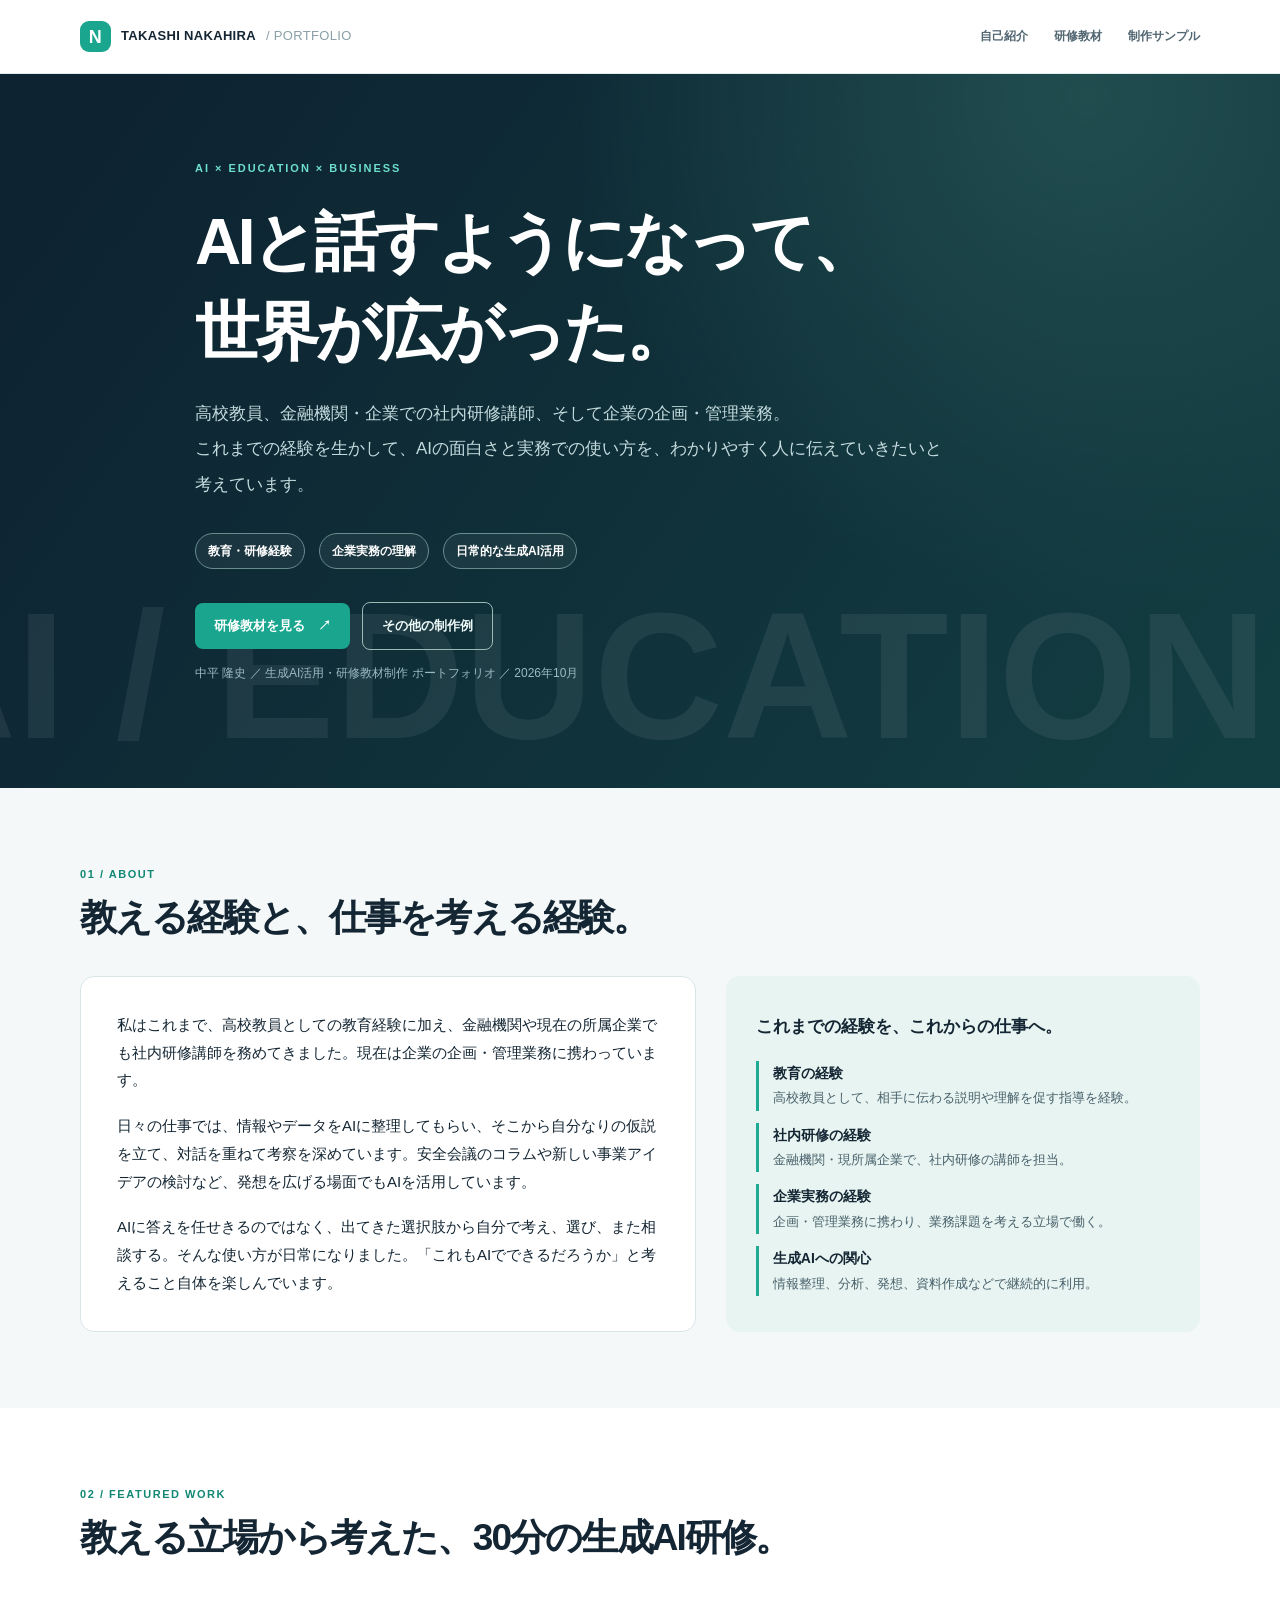
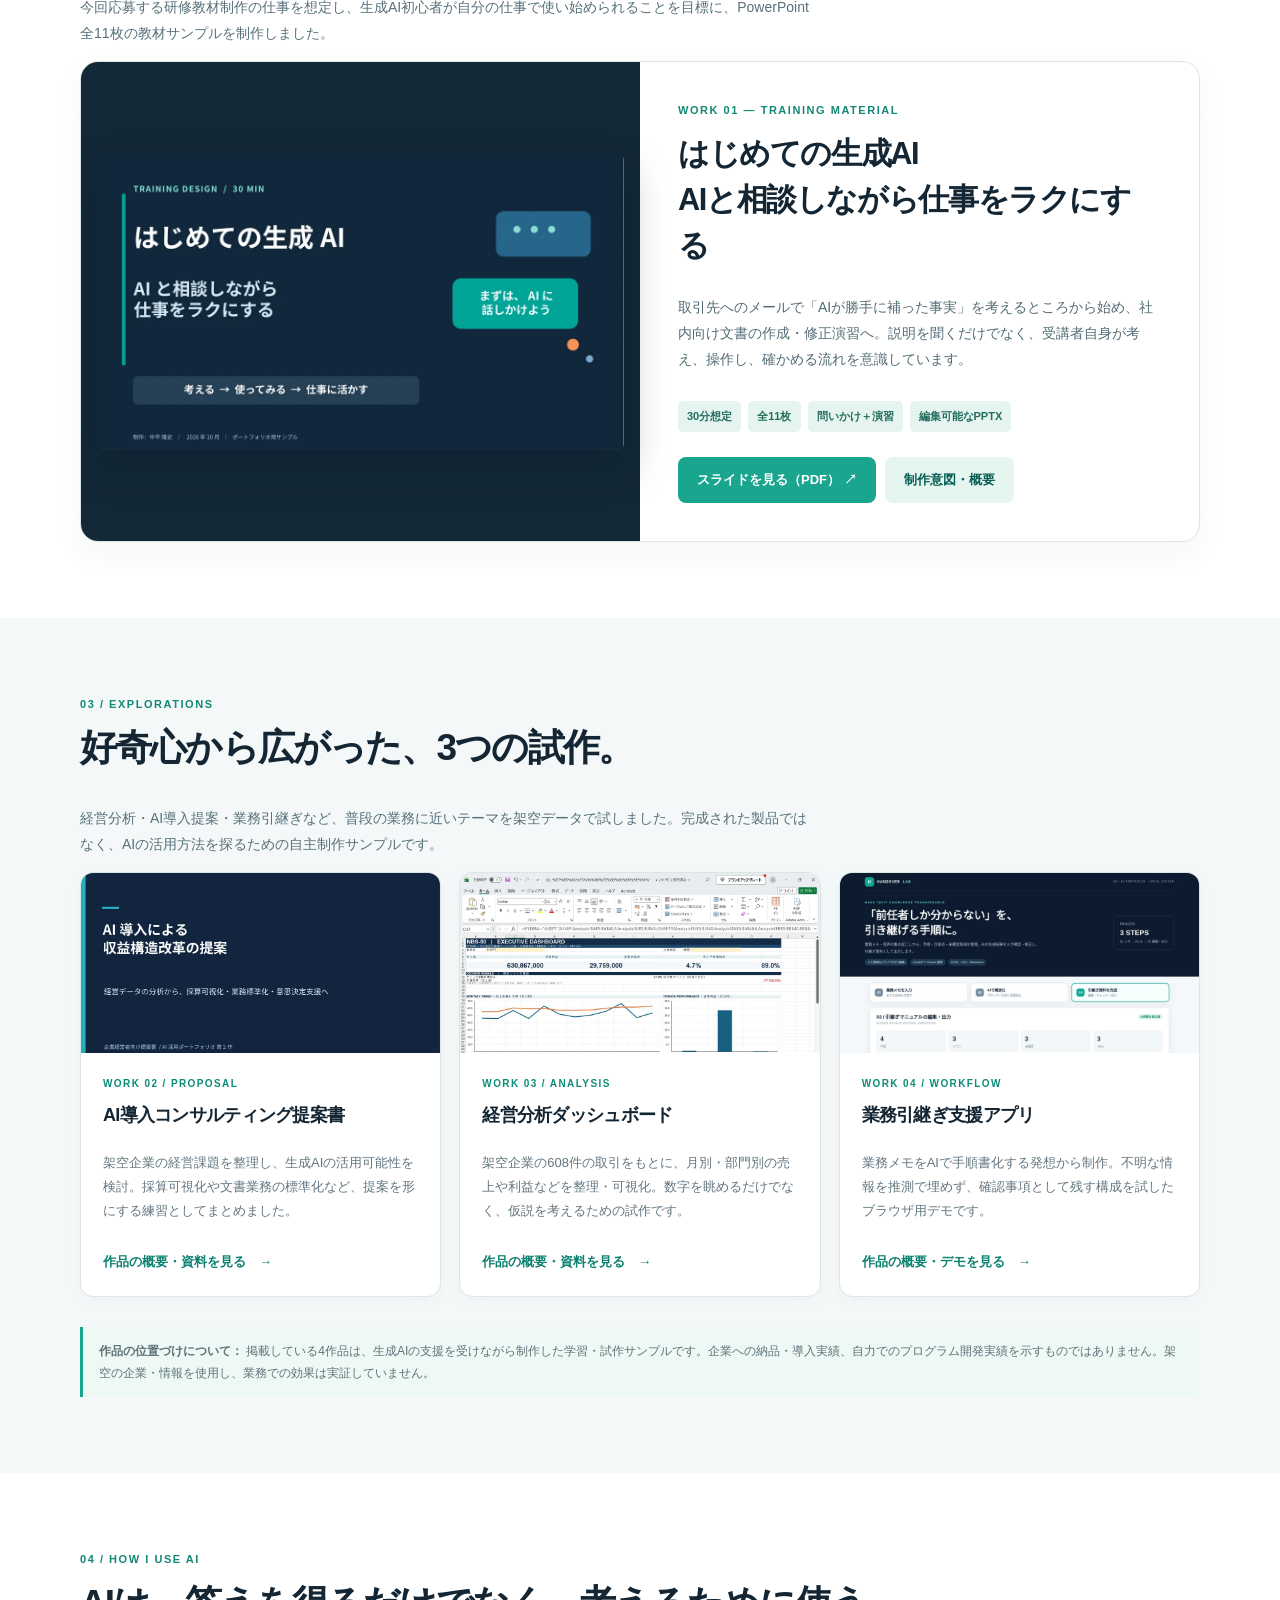
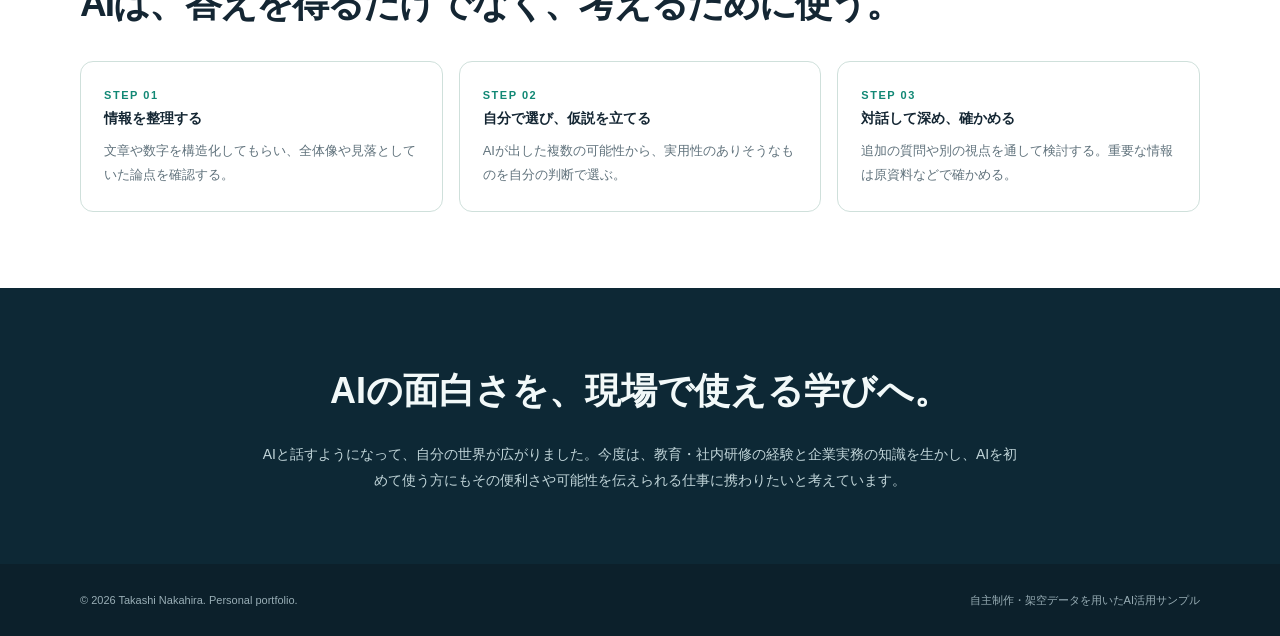
<file: index.html>
<!doctype html><html lang="ja"><head><meta charset="UTF-8"><meta name="viewport" content="width=device-width,initial-scale=1"><meta name="description" content="中平隆史の生成AI活用・研修教材制作ポートフォリオ。教育・社内研修経験、企業実務、AIへの好奇心から制作した4作品を紹介します。"><meta name="robots" content="index,follow"><title>中平隆史｜生成AI活用・研修教材ポートフォリオ</title><link rel="stylesheet" href="assets/site.css"></head><body>
<header class="site-header"><div class="container nav"><a class="brand" href="index.html"><span class="logo">N</span>TAKASHI NAKAHIRA <span style="color:#8aa0a6;font-weight:400">/ PORTFOLIO</span></a><nav class="nav-links" aria-label="ページ内メニュー"><a href="#about">自己紹介</a><a href="#featured">研修教材</a><a href="#works">制作サンプル</a></nav></div></header>
<main><section class="hero"><div class="container hero-content"><div class="eyebrow">AI × EDUCATION × BUSINESS</div><h1>AIと話すようになって、<br>世界が広がった。</h1><p class="lead">高校教員、金融機関・企業での社内研修講師、そして企業の企画・管理業務。<br>これまでの経験を生かして、AIの面白さと実務での使い方を、わかりやすく人に伝えていきたいと考えています。</p><div class="hero-meta"><span class="chip">教育・研修経験</span><span class="chip">企業実務の理解</span><span class="chip">日常的な生成AI活用</span></div><div class="hero-cta"><a class="button" href="#featured">研修教材を見る　↗</a><a class="button outline" href="#works">その他の制作例</a></div><p class="sub">中平 隆史 ／ 生成AI活用・研修教材制作 ポートフォリオ ／ 2026年10月</p></div></section>
<section class="section" id="about"><div class="container"><div class="section-head"><div><div class="kicker">01 / ABOUT</div><h2>教える経験と、仕事を考える経験。</h2></div></div><div class="about-grid"><div class="about-main"><p>私はこれまで、高校教員としての教育経験に加え、金融機関や現在の所属企業でも社内研修講師を務めてきました。現在は企業の企画・管理業務に携わっています。</p><p>日々の仕事では、情報やデータをAIに整理してもらい、そこから自分なりの仮説を立て、対話を重ねて考察を深めています。安全会議のコラムや新しい事業アイデアの検討など、発想を広げる場面でもAIを活用しています。</p><p>AIに答えを任せきるのではなく、出てきた選択肢から自分で考え、選び、また相談する。そんな使い方が日常になりました。「これもAIでできるだろうか」と考えること自体を楽しんでいます。</p></div><aside class="about-aside"><h3>これまでの経験を、これからの仕事へ。</h3><div class="experience"><div class="exp-item"><strong>教育の経験</strong><span>高校教員として、相手に伝わる説明や理解を促す指導を経験。</span></div><div class="exp-item"><strong>社内研修の経験</strong><span>金融機関・現所属企業で、社内研修の講師を担当。</span></div><div class="exp-item"><strong>企業実務の経験</strong><span>企画・管理業務に携わり、業務課題を考える立場で働く。</span></div><div class="exp-item"><strong>生成AIへの関心</strong><span>情報整理、分析、発想、資料作成などで継続的に利用。</span></div></div></aside></div></div></section>
<section class="section alt" id="featured"><div class="container"><div class="section-head"><div><div class="kicker">02 / FEATURED WORK</div><h2>教える立場から考えた、30分の生成AI研修。</h2></div></div><p class="section-intro">今回応募する研修教材制作の仕事を想定し、生成AI初心者が自分の仕事で使い始められることを目標に、PowerPoint全11枚の教材サンプルを制作しました。</p><div class="feature"><div class="feature-media"><img src="assets/preview_training.webp" alt="はじめての生成AI 30分研修教材の表紙"></div><div class="feature-copy"><div class="kicker">WORK 01 — TRAINING MATERIAL</div><h3>はじめての生成AI<br>AIと相談しながら仕事をラクにする</h3><p>取引先へのメールで「AIが勝手に補った事実」を考えるところから始め、社内向け文書の作成・修正演習へ。説明を聞くだけでなく、受講者自身が考え、操作し、確かめる流れを意識しています。</p><div class="mini-tags"><span class="mini-tag">30分想定</span><span class="mini-tag">全11枚</span><span class="mini-tag">問いかけ＋演習</span><span class="mini-tag">編集可能なPPTX</span></div><div class="feature-actions"><a class="button" href="projects/01_training/はじめての生成AI_30分研修.pdf" target="_blank" rel="noopener">スライドを見る（PDF） ↗</a><a class="button secondary" href="cases/training.html">制作意図・概要</a></div></div></div></div></section>
<section class="section" id="works"><div class="container"><div class="section-head"><div><div class="kicker">03 / EXPLORATIONS</div><h2>好奇心から広がった、3つの試作。</h2></div></div><p class="section-intro">経営分析・AI導入提案・業務引継ぎなど、普段の業務に近いテーマを架空データで試しました。完成された製品ではなく、AIの活用方法を探るための自主制作サンプルです。</p><div class="works-grid"><article class="work-card"><div class="cover"><img src="assets/preview_proposal.webp" alt="AI導入による収益構造改革の提案書 表紙"></div><div class="work-content"><span class="number">WORK 02 / PROPOSAL</span><h3>AI導入コンサルティング提案書</h3><p>架空企業の経営課題を整理し、生成AIの活用可能性を検討。採算可視化や文書業務の標準化など、提案を形にする練習としてまとめました。</p><a class="work-link" href="cases/proposal.html">作品の概要・資料を見る　→</a></div></article><article class="work-card"><div class="cover"><img src="assets/preview_dashboard.webp" alt="経営分析ダッシュボードの実機スクリーンショット"></div><div class="work-content"><span class="number">WORK 03 / ANALYSIS</span><h3>経営分析ダッシュボード</h3><p>架空企業の608件の取引をもとに、月別・部門別の売上や利益などを整理・可視化。数字を眺めるだけでなく、仮説を考えるための試作です。</p><a class="work-link" href="cases/dashboard.html">作品の概要・資料を見る　→</a></div></article><article class="work-card"><div class="cover"><img src="assets/preview_handover.webp" alt="業務引継ぎ支援アプリの入力画面"></div><div class="work-content"><span class="number">WORK 04 / WORKFLOW</span><h3>業務引継ぎ支援アプリ</h3><p>業務メモをAIで手順書化する発想から制作。不明な情報を推測で埋めず、確認事項として残す構成を試したブラウザ用デモです。</p><a class="work-link" href="cases/handover.html">作品の概要・デモを見る　→</a></div></article></div><div class="disclaimer"><strong>作品の位置づけについて：</strong> 掲載している4作品は、生成AIの支援を受けながら制作した学習・試作サンプルです。企業への納品・導入実績、自力でのプログラム開発実績を示すものではありません。架空の企業・情報を使用し、業務での効果は実証していません。</div></div></section>
<section class="section alt"><div class="container"><div class="section-head"><div><div class="kicker">04 / HOW I USE AI</div><h2>AIは、答えを得るだけでなく、考えるために使う。</h2></div></div><div class="method"><div class="method-box"><div class="kicker">STEP 01</div><strong>情報を整理する</strong><p>文章や数字を構造化してもらい、全体像や見落としていた論点を確認する。</p></div><div class="method-box"><div class="kicker">STEP 02</div><strong>自分で選び、仮説を立てる</strong><p>AIが出した複数の可能性から、実用性のありそうなものを自分の判断で選ぶ。</p></div><div class="method-box"><div class="kicker">STEP 03</div><strong>対話して深め、確かめる</strong><p>追加の質問や別の視点を通して検討する。重要な情報は原資料などで確かめる。</p></div></div></div></section>
<section class="ending"><div class="container"><h2>AIの面白さを、現場で使える学びへ。</h2><p>AIと話すようになって、自分の世界が広がりました。今度は、教育・社内研修の経験と企業実務の知識を生かし、AIを初めて使う方にもその便利さや可能性を伝えられる仕事に携わりたいと考えています。</p></div></section></main><footer><div class="container footer-inner"><span>© 2026 Takashi Nakahira. Personal portfolio.</span><span>自主制作・架空データを用いたAI活用サンプル</span></div></footer></body></html>
</file>
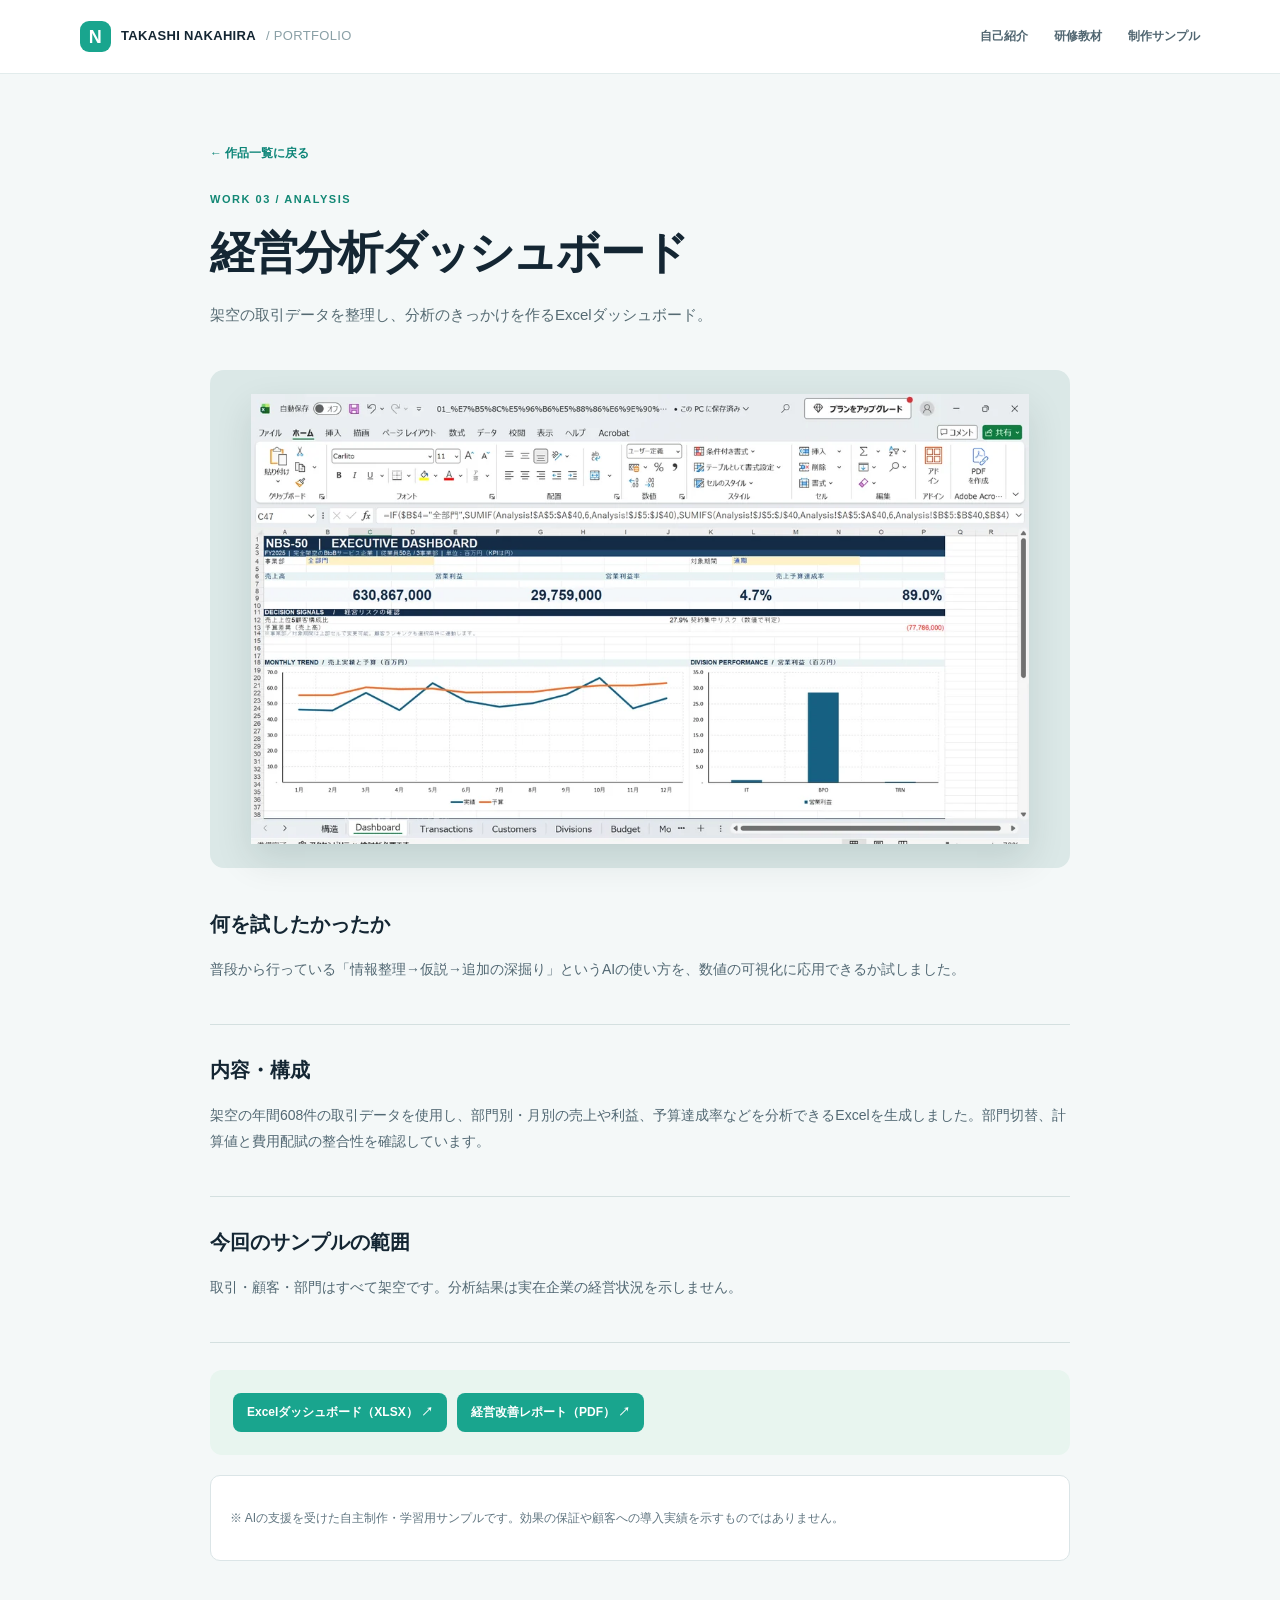
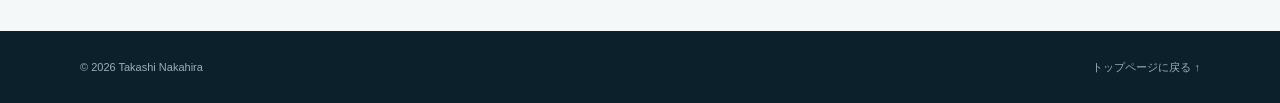
<file: cases/dashboard.html>
<!doctype html><html lang="ja"><head><meta charset="UTF-8"><meta name="viewport" content="width=device-width,initial-scale=1"><meta name="description" content="架空の取引データを整理し、分析のきっかけを作るExcelダッシュボード。"><title>経営分析ダッシュボード｜中平隆史 ポートフォリオ</title><link rel="stylesheet" href="../assets/site.css"></head><body><header class="site-header"><div class="container nav"><a class="brand" href="../index.html"><span class="logo">N</span>TAKASHI NAKAHIRA <span style="color:#8aa0a6;font-weight:400">/ PORTFOLIO</span></a><nav class="nav-links"><a href="../index.html#about">自己紹介</a><a href="../index.html#featured">研修教材</a><a href="../index.html#works">制作サンプル</a></nav></div></header><main class="container"><article class="case"><div class="case-head"><a class="back" href="../index.html#works">← 作品一覧に戻る</a><div class="kicker" style="margin-top:22px">WORK 03 / ANALYSIS</div><h1>経営分析ダッシュボード</h1><p>架空の取引データを整理し、分析のきっかけを作るExcelダッシュボード。</p></div><div class="case-image"><img src="../assets/preview_dashboard.webp" alt="経営分析ダッシュボードのプレビュー"></div><div class="case-body"><section><h2>何を試したかったか</h2><p>普段から行っている「情報整理→仮説→追加の深掘り」というAIの使い方を、数値の可視化に応用できるか試しました。</p></section><section><h2>内容・構成</h2><p>架空の年間608件の取引データを使用し、部門別・月別の売上や利益、予算達成率などを分析できるExcelを生成しました。部門切替、計算値と費用配賦の整合性を確認しています。</p></section><section><h2>今回のサンプルの範囲</h2><p>取引・顧客・部門はすべて架空です。分析結果は実在企業の経営状況を示しません。</p></section><div class="file-links"><a class="button slim" href="../projects/03_dashboard/経営分析ダッシュボード.xlsx">Excelダッシュボード（XLSX） ↗</a><a class="button slim" href="../projects/03_dashboard/経営改善提案レポート.pdf" target="_blank" rel="noopener">経営改善レポート（PDF） ↗</a></div><div class="sidebar-note"><p class="case-footnote">※ AIの支援を受けた自主制作・学習用サンプルです。効果の保証や顧客への導入実績を示すものではありません。</p></div></div></article></main><footer><div class="container footer-inner"><span>© 2026 Takashi Nakahira</span><a href="../index.html">トップページに戻る ↑</a></div></footer></body></html>
</file>
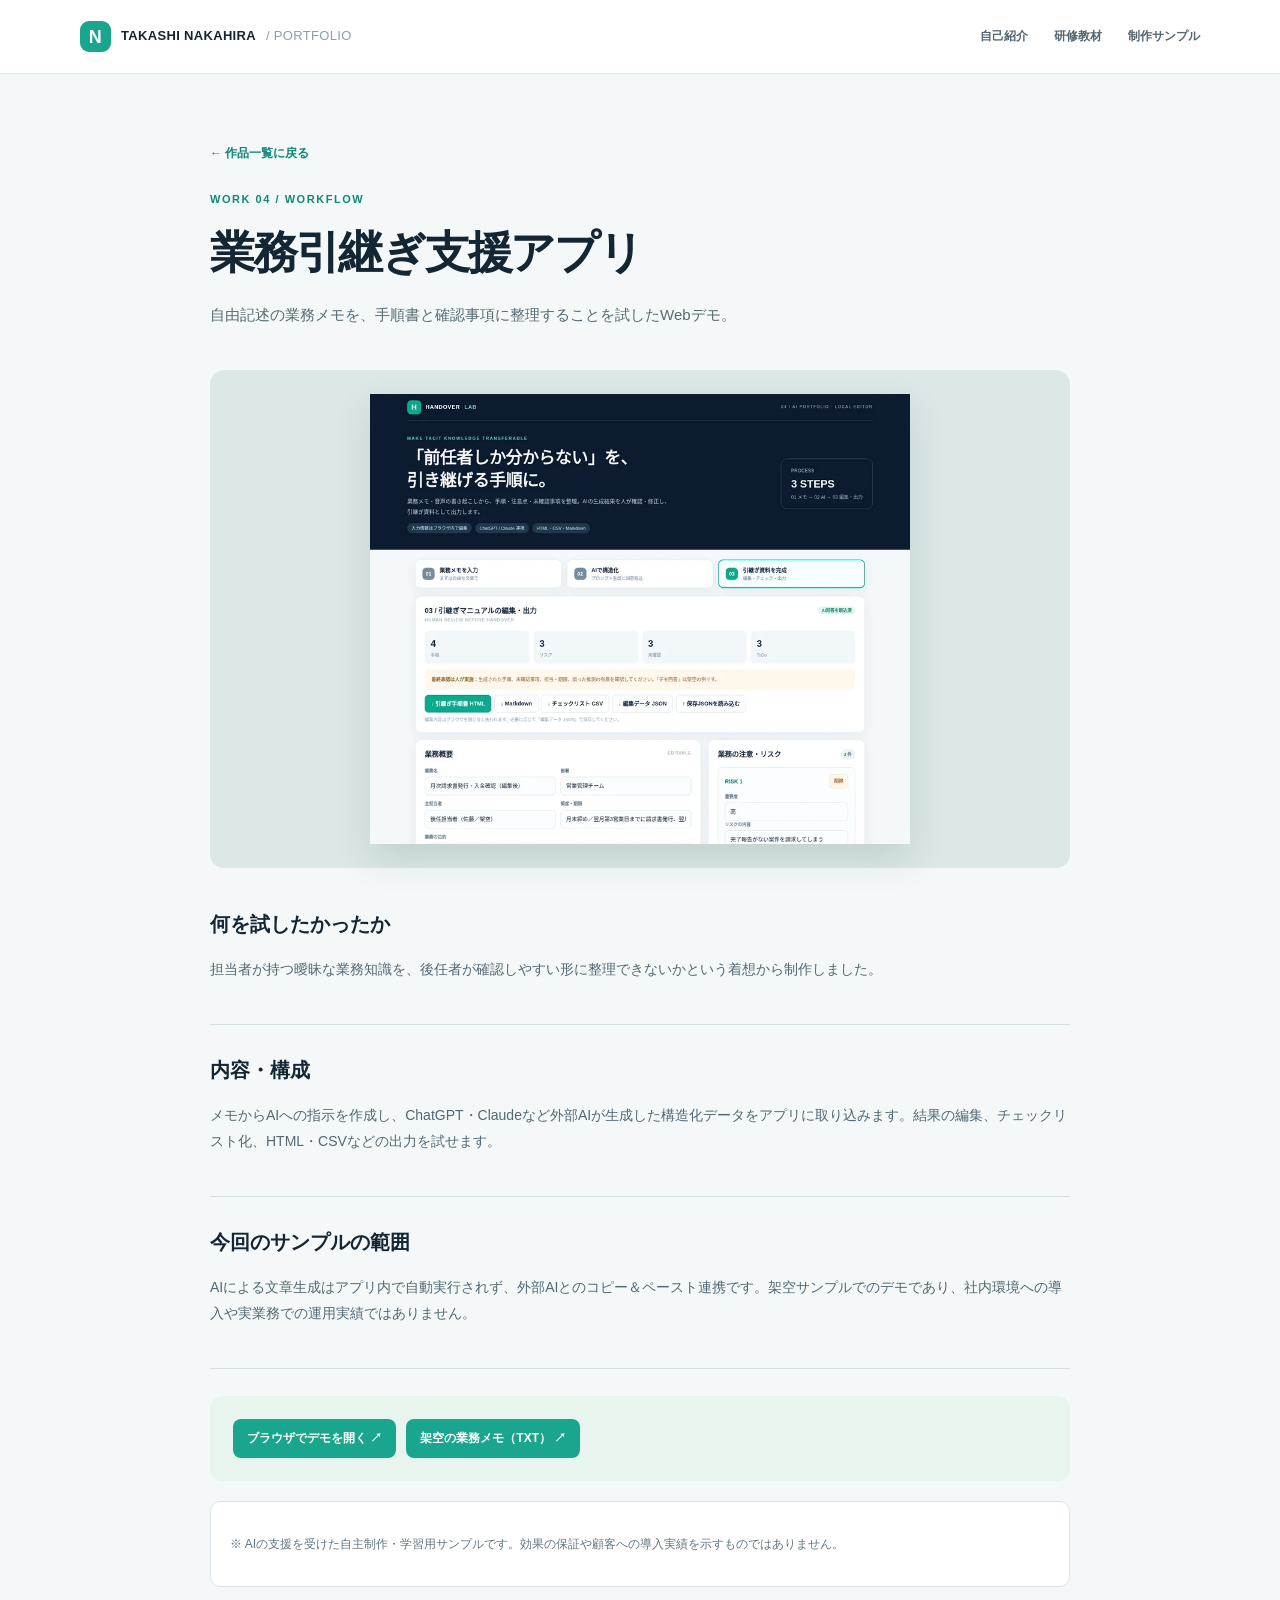
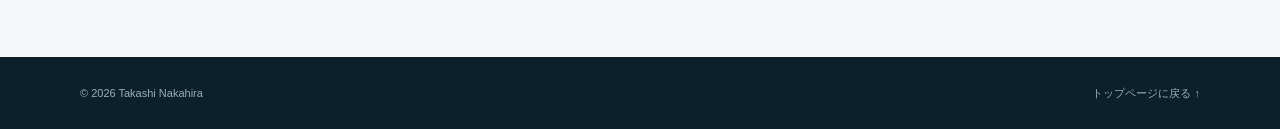
<file: cases/handover.html>
<!doctype html><html lang="ja"><head><meta charset="UTF-8"><meta name="viewport" content="width=device-width,initial-scale=1"><meta name="description" content="自由記述の業務メモを、手順書と確認事項に整理することを試したWebデモ。"><title>業務引継ぎ支援アプリ｜中平隆史 ポートフォリオ</title><link rel="stylesheet" href="../assets/site.css"></head><body><header class="site-header"><div class="container nav"><a class="brand" href="../index.html"><span class="logo">N</span>TAKASHI NAKAHIRA <span style="color:#8aa0a6;font-weight:400">/ PORTFOLIO</span></a><nav class="nav-links"><a href="../index.html#about">自己紹介</a><a href="../index.html#featured">研修教材</a><a href="../index.html#works">制作サンプル</a></nav></div></header><main class="container"><article class="case"><div class="case-head"><a class="back" href="../index.html#works">← 作品一覧に戻る</a><div class="kicker" style="margin-top:22px">WORK 04 / WORKFLOW</div><h1>業務引継ぎ支援アプリ</h1><p>自由記述の業務メモを、手順書と確認事項に整理することを試したWebデモ。</p></div><div class="case-image"><img src="../assets/preview_handover.webp" alt="業務引継ぎ支援アプリのプレビュー"></div><div class="case-body"><section><h2>何を試したかったか</h2><p>担当者が持つ曖昧な業務知識を、後任者が確認しやすい形に整理できないかという着想から制作しました。</p></section><section><h2>内容・構成</h2><p>メモからAIへの指示を作成し、ChatGPT・Claudeなど外部AIが生成した構造化データをアプリに取り込みます。結果の編集、チェックリスト化、HTML・CSVなどの出力を試せます。</p></section><section><h2>今回のサンプルの範囲</h2><p>AIによる文章生成はアプリ内で自動実行されず、外部AIとのコピー＆ペースト連携です。架空サンプルでのデモであり、社内環境への導入や実業務での運用実績ではありません。</p></section><div class="file-links"><a class="button slim" href="../projects/04_handover/業務引継ぎ支援アプリ.html" target="_blank" rel="noopener">ブラウザでデモを開く ↗</a><a class="button slim" href="../projects/04_handover/架空の業務メモ.txt">架空の業務メモ（TXT） ↗</a></div><div class="sidebar-note"><p class="case-footnote">※ AIの支援を受けた自主制作・学習用サンプルです。効果の保証や顧客への導入実績を示すものではありません。</p></div></div></article></main><footer><div class="container footer-inner"><span>© 2026 Takashi Nakahira</span><a href="../index.html">トップページに戻る ↑</a></div></footer></body></html>
</file>
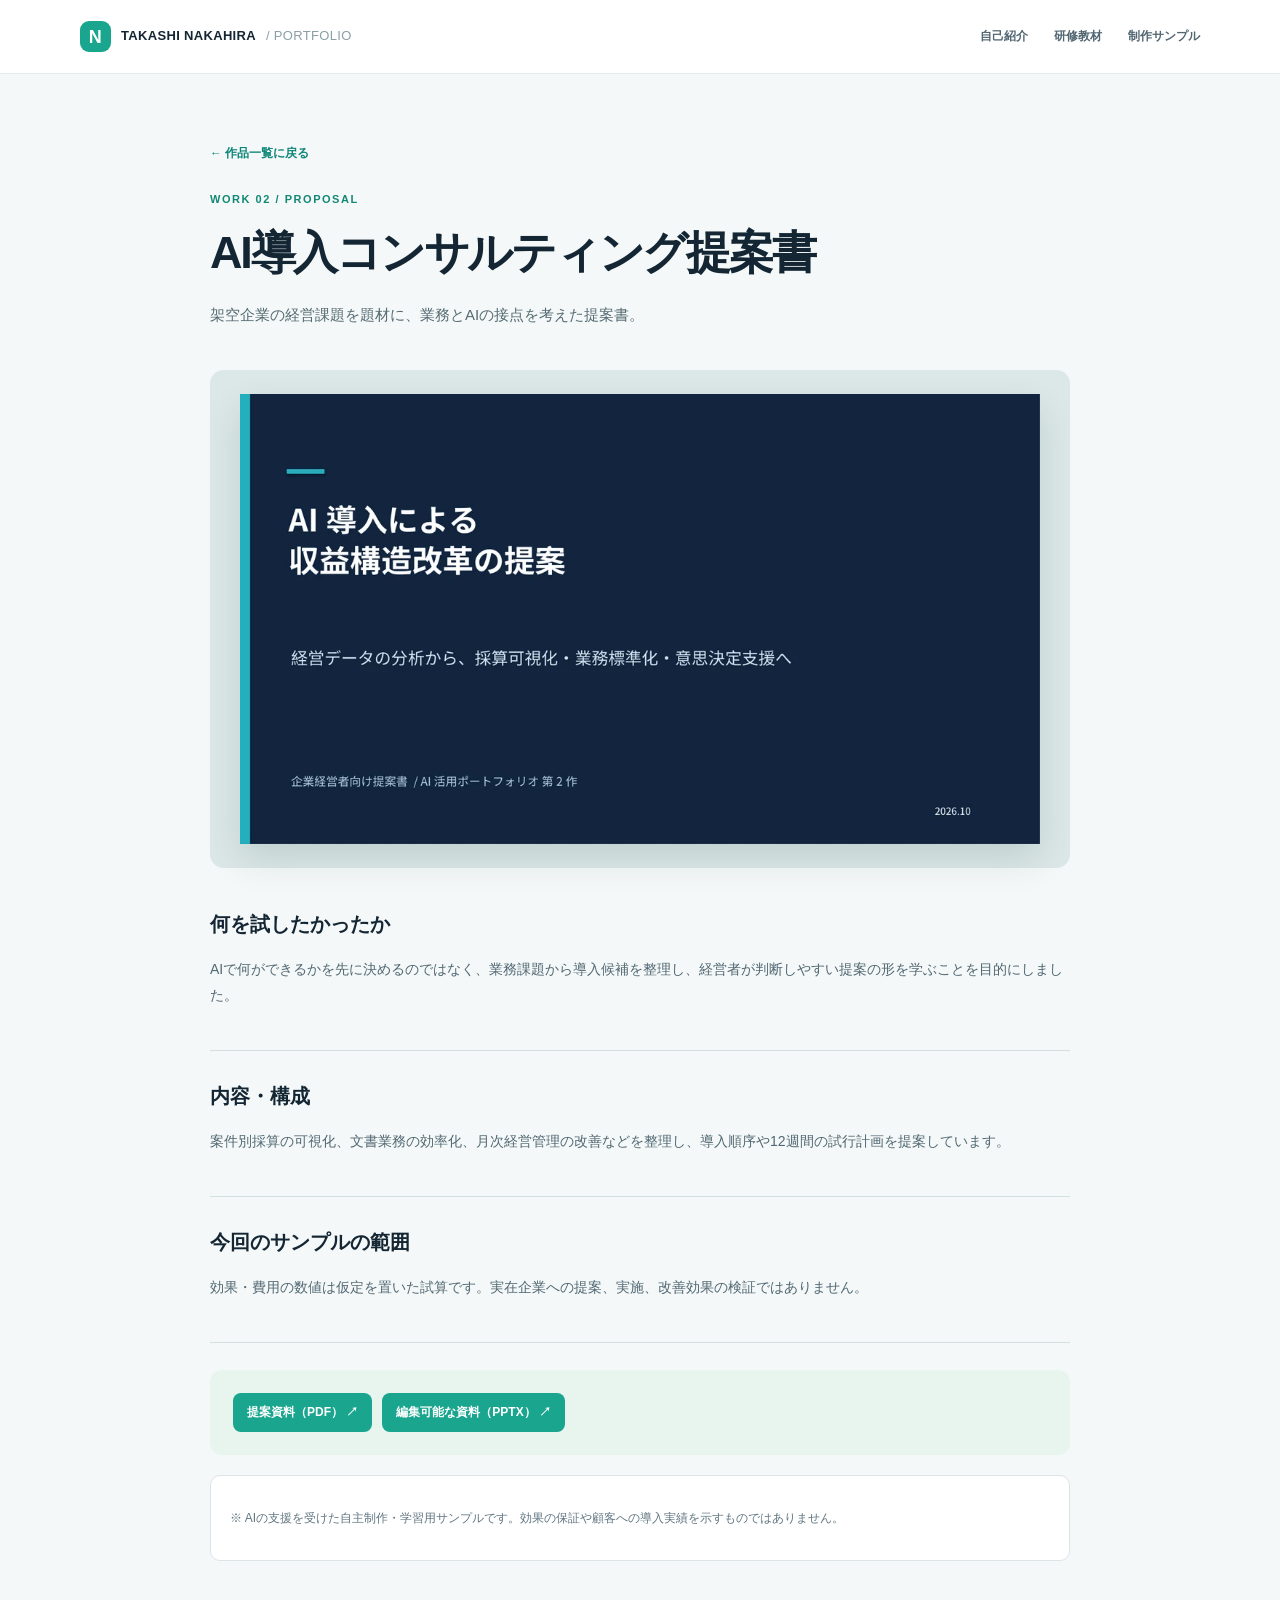
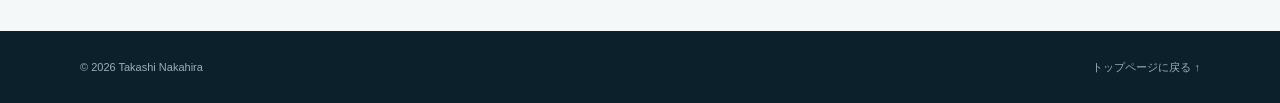
<file: cases/proposal.html>
<!doctype html><html lang="ja"><head><meta charset="UTF-8"><meta name="viewport" content="width=device-width,initial-scale=1"><meta name="description" content="架空企業の経営課題を題材に、業務とAIの接点を考えた提案書。"><title>AI導入コンサルティング提案書｜中平隆史 ポートフォリオ</title><link rel="stylesheet" href="../assets/site.css"></head><body><header class="site-header"><div class="container nav"><a class="brand" href="../index.html"><span class="logo">N</span>TAKASHI NAKAHIRA <span style="color:#8aa0a6;font-weight:400">/ PORTFOLIO</span></a><nav class="nav-links"><a href="../index.html#about">自己紹介</a><a href="../index.html#featured">研修教材</a><a href="../index.html#works">制作サンプル</a></nav></div></header><main class="container"><article class="case"><div class="case-head"><a class="back" href="../index.html#works">← 作品一覧に戻る</a><div class="kicker" style="margin-top:22px">WORK 02 / PROPOSAL</div><h1>AI導入コンサルティング提案書</h1><p>架空企業の経営課題を題材に、業務とAIの接点を考えた提案書。</p></div><div class="case-image"><img src="../assets/preview_proposal.webp" alt="AI導入コンサルティング提案書のプレビュー"></div><div class="case-body"><section><h2>何を試したかったか</h2><p>AIで何ができるかを先に決めるのではなく、業務課題から導入候補を整理し、経営者が判断しやすい提案の形を学ぶことを目的にしました。</p></section><section><h2>内容・構成</h2><p>案件別採算の可視化、文書業務の効率化、月次経営管理の改善などを整理し、導入順序や12週間の試行計画を提案しています。</p></section><section><h2>今回のサンプルの範囲</h2><p>効果・費用の数値は仮定を置いた試算です。実在企業への提案、実施、改善効果の検証ではありません。</p></section><div class="file-links"><a class="button slim" href="../projects/02_proposal/AI導入_経営改善提案書.pdf" target="_blank" rel="noopener">提案資料（PDF） ↗</a><a class="button slim" href="../projects/02_proposal/AI導入_経営改善提案書.pptx">編集可能な資料（PPTX） ↗</a></div><div class="sidebar-note"><p class="case-footnote">※ AIの支援を受けた自主制作・学習用サンプルです。効果の保証や顧客への導入実績を示すものではありません。</p></div></div></article></main><footer><div class="container footer-inner"><span>© 2026 Takashi Nakahira</span><a href="../index.html">トップページに戻る ↑</a></div></footer></body></html>
</file>
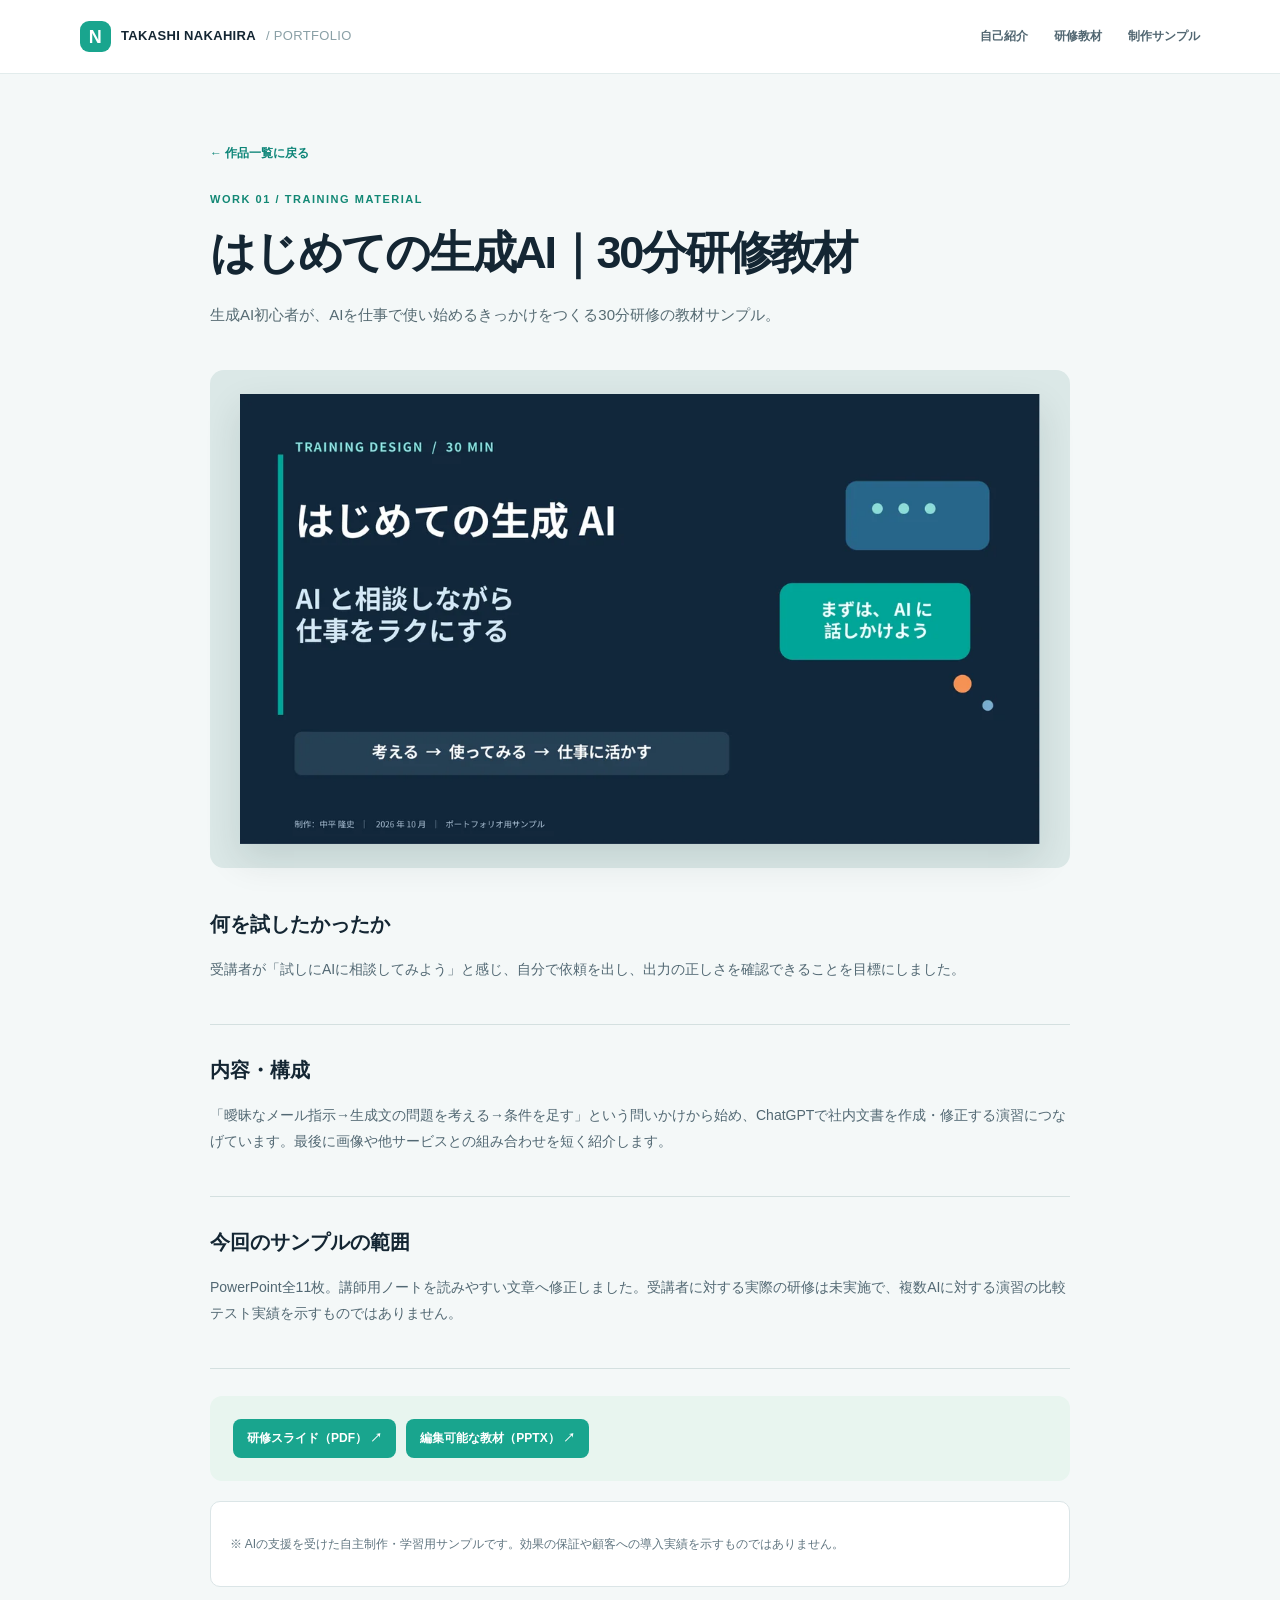
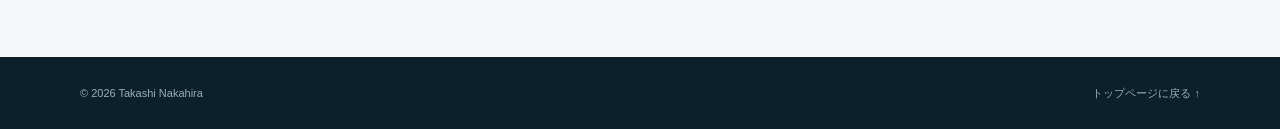
<file: cases/training.html>
<!doctype html><html lang="ja"><head><meta charset="UTF-8"><meta name="viewport" content="width=device-width,initial-scale=1"><meta name="description" content="生成AI初心者が、AIを仕事で使い始めるきっかけをつくる30分研修の教材サンプル。"><title>はじめての生成AI｜30分研修教材｜中平隆史 ポートフォリオ</title><link rel="stylesheet" href="../assets/site.css"></head><body><header class="site-header"><div class="container nav"><a class="brand" href="../index.html"><span class="logo">N</span>TAKASHI NAKAHIRA <span style="color:#8aa0a6;font-weight:400">/ PORTFOLIO</span></a><nav class="nav-links"><a href="../index.html#about">自己紹介</a><a href="../index.html#featured">研修教材</a><a href="../index.html#works">制作サンプル</a></nav></div></header><main class="container"><article class="case"><div class="case-head"><a class="back" href="../index.html#works">← 作品一覧に戻る</a><div class="kicker" style="margin-top:22px">WORK 01 / TRAINING MATERIAL</div><h1>はじめての生成AI｜30分研修教材</h1><p>生成AI初心者が、AIを仕事で使い始めるきっかけをつくる30分研修の教材サンプル。</p></div><div class="case-image"><img src="../assets/preview_training.webp" alt="はじめての生成AI｜30分研修教材のプレビュー"></div><div class="case-body"><section><h2>何を試したかったか</h2><p>受講者が「試しにAIに相談してみよう」と感じ、自分で依頼を出し、出力の正しさを確認できることを目標にしました。</p></section><section><h2>内容・構成</h2><p>「曖昧なメール指示→生成文の問題を考える→条件を足す」という問いかけから始め、ChatGPTで社内文書を作成・修正する演習につなげています。最後に画像や他サービスとの組み合わせを短く紹介します。</p></section><section><h2>今回のサンプルの範囲</h2><p>PowerPoint全11枚。講師用ノートを読みやすい文章へ修正しました。受講者に対する実際の研修は未実施で、複数AIに対する演習の比較テスト実績を示すものではありません。</p></section><div class="file-links"><a class="button slim" href="../projects/01_training/はじめての生成AI_30分研修.pdf" target="_blank" rel="noopener">研修スライド（PDF） ↗</a><a class="button slim" href="../projects/01_training/はじめての生成AI_30分研修.pptx">編集可能な教材（PPTX） ↗</a></div><div class="sidebar-note"><p class="case-footnote">※ AIの支援を受けた自主制作・学習用サンプルです。効果の保証や顧客への導入実績を示すものではありません。</p></div></div></article></main><footer><div class="container footer-inner"><span>© 2026 Takashi Nakahira</span><a href="../index.html">トップページに戻る ↑</a></div></footer></body></html>
</file>
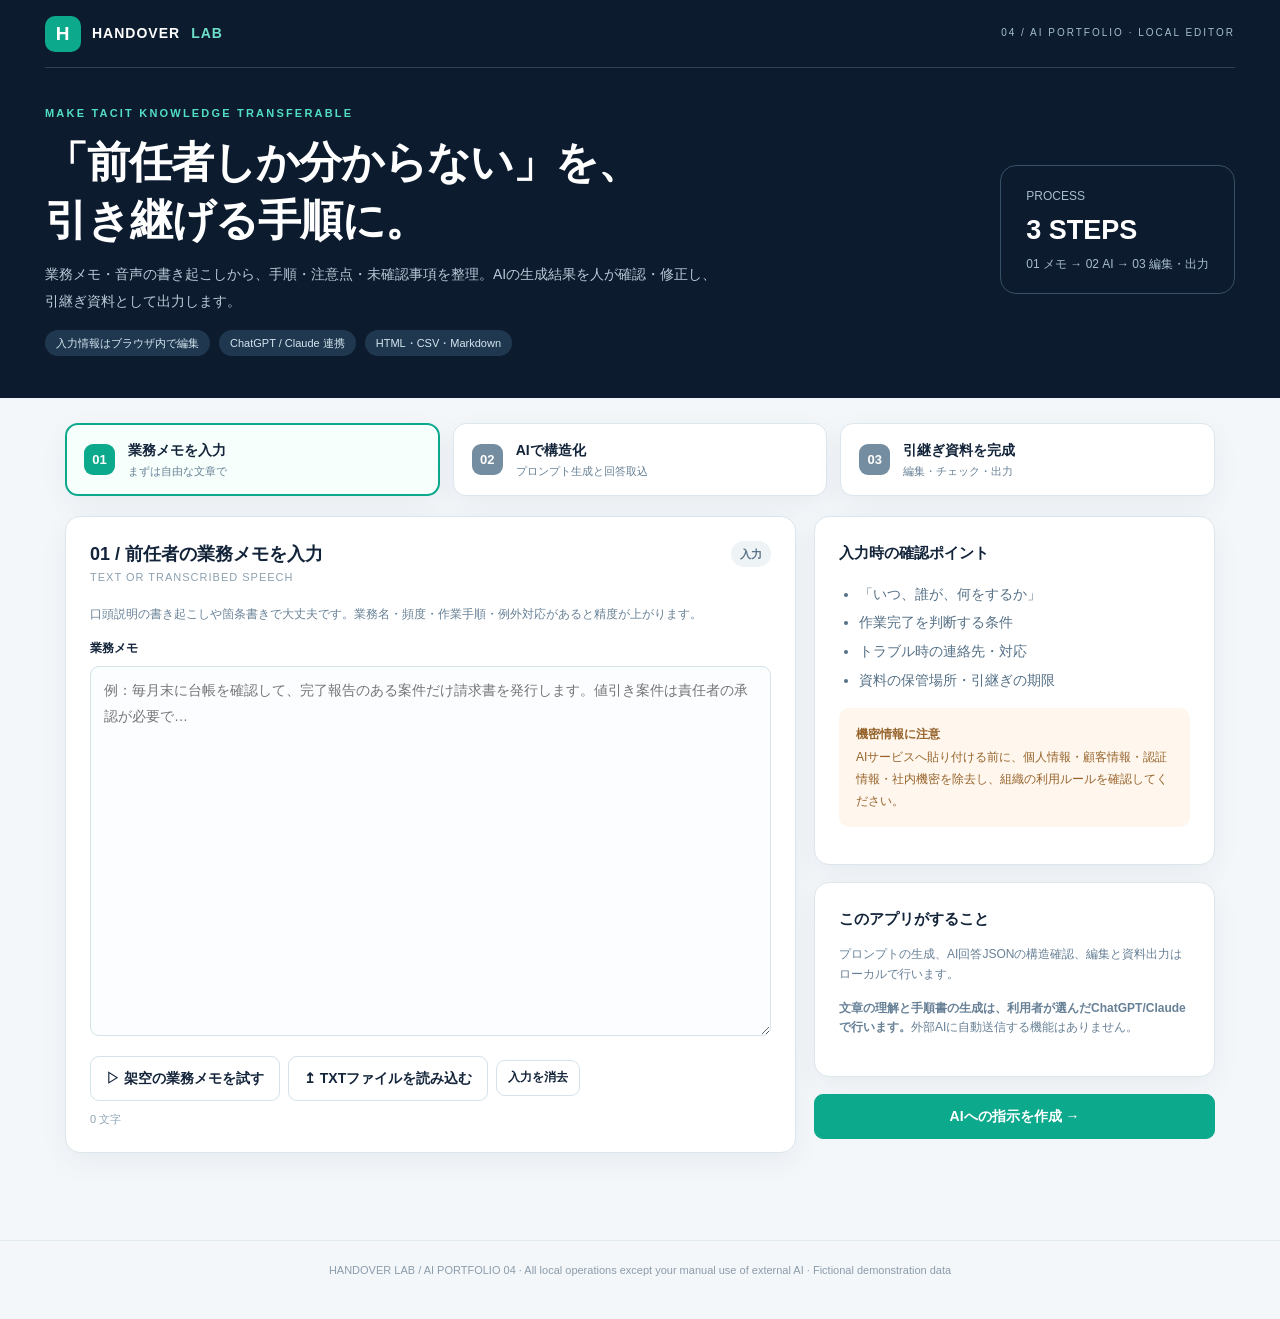
<file: projects/04_handover/業務引継ぎ支援アプリ.html>
<!doctype html>
<html lang="ja"><head><meta charset="UTF-8"><meta name="viewport" content="width=device-width, initial-scale=1"><title>HANDOVER LAB | 業務引継ぎ支援</title><style>
:root{--ink:#13243a;--navy:#14263c;--night:#0c1b2e;--mint:#0ca98d;--mint2:#dff7f1;--bg:#f4f7fa;--white:#fff;--line:#dce6ed;--muted:#678096;--orange:#c87928;--red:#bd4654;--shadow:0 9px 28px rgba(16,38,56,.055)}
*{box-sizing:border-box}html{scroll-behavior:smooth}body{margin:0;background:var(--bg);font:14px/1.65 "Segoe UI","Hiragino Kaku Gothic ProN","Yu Gothic",Meiryo,sans-serif;color:var(--ink)}button,input,select,textarea{font:inherit}button{cursor:pointer}button:focus-visible,a:focus-visible,input:focus-visible,textarea:focus-visible,select:focus-visible{outline:3px solid #52c8af;outline-offset:2px}header{background:var(--night);color:#fff;padding:0 34px}.top{max-width:1190px;margin:auto;display:flex;align-items:center;justify-content:space-between;border-bottom:1px solid #304052;height:68px}.brand{display:flex;gap:11px;align-items:center;font-weight:800;letter-spacing:1px}.logo{background:var(--mint);width:36px;height:36px;border-radius:10px;display:grid;place-items:center;color:#fff;font-size:19px}.meta{font-size:10px;letter-spacing:2px;color:#a3bed0}.hero{max-width:1190px;margin:auto;padding:36px 0 42px;display:flex;align-items:center;justify-content:space-between;gap:30px}.eyebrow{font-size:11px;color:#52dec2;letter-spacing:2.2px;font-weight:800}.hero h1{font-size:clamp(27px,3.5vw,43px);line-height:1.34;letter-spacing:-1px;margin:12px 0}.hero p{max-width:680px;color:#b9c9d7;line-height:1.9;margin:0}.heroaside{border:1px solid #385067;border-radius:16px;padding:18px 25px;min-width:225px}.big{font-size:27px;font-weight:750}.heroaside small{color:#a6bdcb;font-size:12px}.container{max-width:1190px;margin:25px auto 70px;padding:0 20px}.steps-nav{display:grid;grid-template-columns:repeat(3,1fr);gap:13px;margin-bottom:20px}.navstep{background:#fff;border:1px solid var(--line);border-radius:13px;padding:15px 18px;display:flex;gap:13px;align-items:center;text-align:left;color:var(--ink);box-shadow:var(--shadow)}.navstep.active{border:2px solid var(--mint);padding:14px 17px;background:#f6fffc}.num{font-size:13px;color:#fff;background:#748da0;border-radius:9px;min-width:31px;height:31px;display:grid;place-items:center;font-weight:750}.navstep.active .num{background:var(--mint)}.navstep b{display:block}.navstep small{display:block;color:var(--muted);font-size:11px}.stage{display:none}.stage.active{display:block}.layout{display:grid;grid-template-columns: minmax(0,1.55fr) minmax(265px,0.85fr);gap:18px}.card{background:#fff;border:1px solid var(--line);box-shadow:var(--shadow);border-radius:15px;padding:24px;min-width:0;margin-bottom:17px}.cardhead{display:flex;justify-content:space-between;align-items:flex-start;gap:15px;margin-bottom:19px}.card h2{font-size:18px;margin:0;line-height:1.5}.card h3{font-size:15px;margin:0 0 13px}.cardhead .sub{font-size:11px;color:#8ca0b0;letter-spacing:1px}.hint{font-size:12px;color:var(--muted);margin:0 0 14px}.label{display:block;font-size:12px;font-weight:800;margin-bottom:7px}.textarea,.field{border:1px solid #d4e2e9;border-radius:9px;background:#fbfdff;width:100%;color:var(--ink);padding:11px 13px;outline:none}.textarea:focus,.field:focus{border-color:var(--mint);box-shadow:0 0 0 3px #ccefe7}.textarea{resize:vertical;min-height:115px}.textarea.large{min-height:370px;line-height:1.85}.textarea.medium{min-height:210px}.fileRow{display:flex;flex-wrap:wrap;align-items:center;gap:8px;margin-top:13px}.btn{border:1px solid #d4e3e9;border-radius:9px;padding:10px 15px;background:#fff;color:var(--ink);font-weight:700;display:inline-flex;gap:7px;align-items:center;justify-content:center;text-decoration:none;white-space:normal}.btn:hover{border-color:#9ed7cb;background:#f4fffc}.btn.primary{background:var(--mint);border-color:var(--mint);color:#fff}.btn.primary:hover{background:#088c75}.btn.dark{background:var(--navy);border-color:var(--navy);color:#fff}.btn.warn{background:#fff7ee;border-color:#f6dbb7;color:#a86a2a}.btn.sm{font-size:12px;padding:7px 11px}.btn:disabled{opacity:.48;cursor:not-allowed}.chip{border-radius:100px;padding:4px 9px;font-size:11px;background:#eef4f6;color:#567187;font-weight:700}.chip.good{background:#e1f6ef;color:#0e816b}.chip.demo{background:#fff1de;color:#996123}.info{padding:15px 17px;border-radius:10px;background:#ecf8f5;color:#206457;font-size:12px;line-height:1.85;margin:13px 0}.info.blue{background:#edf4fb;color:#3c6180}.info.orange{background:#fff7ed;color:#96632c}.bullet{padding-left:20px;color:#557086;line-height:2.05}.bulletsmall{font-size:12px}.statgrid{display:grid;grid-template-columns:repeat(2,minmax(0,1fr));gap:11px;margin:15px 0}.stat{background:#f3f7f9;border-radius:10px;padding:13px 15px}.stat b{display:block;font-size:24px;color:var(--navy)}.stat span{display:block;font-size:11px;color:#72899d}.mono{font-family:Consolas,monospace;font-size:12px}.textarea.code{min-height:330px;font-family:Consolas,monospace;font-size:12px;line-height:1.6;background:#102238;color:#d9efea;border-color:#304257}.cols2{display:grid;grid-template-columns:1fr 1fr;gap:14px}.twoBtns{display:flex;flex-wrap:wrap;gap:9px}.section-title{display:flex;align-items:center;gap:9px;margin-bottom:13px}.section-title .counter{background:#eaf4f7;color:#48697c;border-radius:8px;padding:2px 10px;font-size:12px}.fieldgroup{display:flex;flex-direction:column;gap:6px}.fieldgroup label{font-size:11px;font-weight:800;color:#5c7387}.formgrid{display:grid;grid-template-columns:1fr 1fr;gap:13px}.span2{grid-column:1/-1}.editcard{border:1px solid #dce7ee;background:#fbfdff;border-radius:11px;padding:17px;margin-bottom:10px}.edithead{display:flex;justify-content:space-between;gap:12px;align-items:center;margin-bottom:12px}.edithead b{color:#147b77}.edithead button{font-size:12px}.listtitle{margin:15px 0 10px;font-size:15px}.narrow{max-width:810px}.output-tools{display:flex;gap:8px;flex-wrap:wrap}.further{font-size:11px;color:#90a6b6;margin-top:9px}.empty{border:1px dashed #cbd9e1;border-radius:10px;padding:29px;text-align:center;color:#748a9c;background:#f9fcfd}.banner{border-left:3px solid var(--mint);padding:12px 15px;background:#f4faf9;margin-bottom:15px;font-size:12px;color:#426b6b}.message{position:fixed;bottom:22px;right:22px;max-width:430px;background:#12263c;color:#fff;border-radius:10px;padding:13px 18px;box-shadow:0 12px 35px #12263c33;display:none;z-index:10}.message.show{display:block}footer{text-align:center;font-size:11px;color:#8b9cab;padding:20px 10px 40px;border-top:1px solid #e0e9ee}.lower{font-size:12px;color:#718b9d}.source{max-height:100px;overflow:auto;white-space:pre-wrap;word-break:break-word}.tagline{display:flex;flex-wrap:wrap;gap:9px;margin-top:15px}.tagline span{font-size:11px;background:#20384f;color:#d3e5ef;padding:4px 11px;border-radius:30px}.taskstate{display:flex;align-items:center;gap:8px}.taskstate input{width:17px;height:17px}.badge-status{font-size:11px;color:#0d876e;background:#e1f7f0;padding:2px 9px;border-radius:30px}.muted{color:var(--muted)}.hidden{display:none!important} @media(max-width:850px){header{padding:0 20px}.heroaside{display:none}.layout{grid-template-columns:1fr}.container{padding:0 12px}.card{padding:18px}.navstep{padding:12px 10px;gap:6px}.navstep.active{padding:11px 9px}.navstep small{display:none}.navstep b{font-size:12px}.formgrid,.cols2{grid-template-columns:1fr}.span2{grid-column:auto}.hero{padding:27px 0 33px}}
@media print{header,.steps-nav,.btn,footer,.fileRow{display:none!important}.container{margin:0}body{background:white}.card{box-shadow:none}}
</style></head><body>
<header><div class="top"><div class="brand"><div class="logo">H</div> HANDOVER <span style="color:#6edfc9">LAB</span></div><div class="meta">04 / AI PORTFOLIO · LOCAL EDITOR</div></div><div class="hero"><div><div class="eyebrow">MAKE TACIT KNOWLEDGE TRANSFERABLE</div><h1>「前任者しか分からない」を、<br>引き継げる手順に。</h1><p>業務メモ・音声の書き起こしから、手順・注意点・未確認事項を整理。AIの生成結果を人が確認・修正し、引継ぎ資料として出力します。</p><div class="tagline"><span>入力情報はブラウザ内で編集</span><span>ChatGPT / Claude 連携</span><span>HTML・CSV・Markdown</span></div></div><div class="heroaside"><small>PROCESS</small><div class="big">3 STEPS</div><small>01 メモ → 02 AI → 03 編集・出力</small></div></div></header>
<main class="container"><nav class="steps-nav" aria-label="作業の段階">
<button type="button" class="navstep active" data-tab="1"><span class="num">01</span><span><b>業務メモを入力</b><small>まずは自由な文章で</small></span></button>
<button type="button" class="navstep" data-tab="2"><span class="num">02</span><span><b>AIで構造化</b><small>プロンプト生成と回答取込</small></span></button>
<button type="button" class="navstep" data-tab="3"><span class="num">03</span><span><b>引継ぎ資料を完成</b><small>編集・チェック・出力</small></span></button></nav>
<section id="stage1" class="stage active"><div class="layout"><div><article class="card"><div class="cardhead"><div><h2>01 / 前任者の業務メモを入力</h2><div class="sub">TEXT OR TRANSCRIBED SPEECH</div></div><span class="chip">入力</span></div><p class="hint">口頭説明の書き起こしや箇条書きで大丈夫です。業務名・頻度・作業手順・例外対応があると精度が上がります。</p><label for="sourceText" class="label">業務メモ</label><textarea class="textarea large" id="sourceText" placeholder="例：毎月末に台帳を確認して、完了報告のある案件だけ請求書を発行します。値引き案件は責任者の承認が必要で…"></textarea><div class="fileRow"><button id="loadNotes" type="button" class="btn">▷ 架空の業務メモを試す</button><label class="btn" for="sourceFile">↥ TXTファイルを読み込む</label><input id="sourceFile" type="file" accept=".txt,text/plain" class="hidden"><button id="clearNotes" type="button" class="btn sm">入力を消去</button></div><div id="noteStats" class="further">0 文字</div></article></div><aside><article class="card"><h3>入力時の確認ポイント</h3><ul class="bullet"><li>「いつ、誰が、何をするか」</li><li>作業完了を判断する条件</li><li>トラブル時の連絡先・対応</li><li>資料の保管場所・引継ぎの期限</li></ul><div class="info orange"><b>機密情報に注意</b><br>AIサービスへ貼り付ける前に、個人情報・顧客情報・認証情報・社内機密を除去し、組織の利用ルールを確認してください。</div></article><article class="card"><h3>このアプリがすること</h3><p class="hint">プロンプトの生成、AI回答JSONの構造確認、編集と資料出力はローカルで行います。</p><p class="hint"><b>文章の理解と手順書の生成は、利用者が選んだChatGPT/Claudeで行います。</b>外部AIに自動送信する機能はありません。</p></article><button id="nextFrom1" type="button" class="btn primary" style="width:100%">AIへの指示を作成 →</button></aside></div></section>
<section id="stage2" class="stage"><div class="layout"><div><article class="card"><div class="cardhead"><div><h2>02 / AIに渡すプロンプト</h2><div class="sub">STRUCTURED EXTRACTION · NO API KEY</div></div><span class="chip">AI処理は外部</span></div><div class="banner">「① コピー → ② ChatGPTまたはClaudeに貼る → ③ 返ってきたJSONを下へ貼る」の順です。</div><textarea class="textarea code" id="promptText" readonly aria-label="AIへの指示プロンプト"></textarea><div class="fileRow"><button id="copyPrompt" class="btn primary" type="button">▢ 指示全文をコピー</button><a class="btn" href="https://chatgpt.com/" target="_blank" rel="noopener noreferrer">ChatGPTを開く ↗</a><a class="btn" href="https://claude.ai/" target="_blank" rel="noopener noreferrer">Claudeを開く ↗</a></div><div class="further">AIがJSON以外の説明文をつけた場合は、JSON部分だけを貼ってください。JSONコードブロック（```json ... ```）も取り込めます。</div></article><article class="card"><div class="cardhead"><div><h2>AIの回答を取り込む</h2><div class="sub">PASTE JSON OUTPUT</div></div></div><label for="jsonInput" class="label">ChatGPT / Claude の回答（JSON）</label><textarea class="textarea medium mono" id="jsonInput" placeholder='{"title":"業務名", "department":"...", "steps":[...], "questions":[...]}'></textarea><div class="fileRow"><button id="importAI" class="btn primary" type="button">✓ 回答を検証して取り込む</button><button id="loadDemo" class="btn" type="button">▷ デモ回答で試す</button></div><div id="parseStatus" class="info blue">JSONを取り込むと、次の画面で編集できます。デモ回答は事前作成済みの架空サンプルであり、AIへの通信は行いません。</div></article></div><aside><article class="card"><h3>構造化で作る情報</h3><div class="statgrid"><div class="stat"><b>01</b><span>業務概要</span></div><div class="stat"><b>02</b><span>実施手順</span></div><div class="stat"><b>03</b><span>リスク・注意点</span></div><div class="stat"><b>04</b><span>未確認事項 / ToDo</span></div></div><p class="hint">AIが入力文にない事実を補わないよう、判断できない点は「未確認」として取り出す設計です。</p><div class="info orange">生成した手順は誤る可能性があります。現場の担当者が必ず確認してから利用してください。</div></article></aside></div></section>
<section id="stage3" class="stage"><div class="card"><div class="cardhead"><div><h2>03 / 引継ぎマニュアルの編集・出力</h2><div class="sub">HUMAN REVIEW BEFORE HANDOVER</div></div><div><span class="chip" id="dataStatus">未読込</span></div></div><div id="noData" class="empty">まだ引継ぎデータがありません。「02 AIで構造化」から回答を取り込むか、デモ回答を使ってください。<div class="fileRow" style="justify-content:center"><button class="btn primary" type="button" data-go="2">回答取込へ →</button></div></div><div id="withData" class="hidden"><div id="dataStats" class="statgrid" style="grid-template-columns:repeat(4,1fr)"></div><div class="info orange"><b>最終承認は人が実施：</b>生成された手順、未確認事項、担当・期限、誤った推測の有無を確認してください。「デモ回答」は架空の例です。</div><div class="output-tools"><button id="exportHTML" class="btn primary" type="button">↓ 引継ぎ手順書 HTML</button><button id="exportMD" class="btn" type="button">↓ Markdown</button><button id="exportCSV" class="btn" type="button">↓ チェックリスト CSV</button><button id="exportJSON" class="btn" type="button">↓ 編集データ JSON</button><label class="btn" for="importJSONfile">↑ 保存JSONを読み込む</label><input id="importJSONfile" class="hidden" type="file" accept=".json,application/json"></div><div class="further">編集内容はブラウザを閉じると失われます。必要に応じて「編集データ JSON」で保存してください。</div></div></div><div id="editor" class="hidden"><div class="layout"><div><article class="card"><div class="cardhead"><h2>業務概要</h2><span class="sub">EDITABLE</span></div><div class="formgrid" id="metaEditor"></div></article><article class="card"><div class="cardhead"><h2>作業手順</h2><span class="chip" id="stepCount">0</span></div><div id="stepsEditor"></div><button class="btn" id="addStep" type="button">＋ 手順を追加</button></article><article class="card"><div class="cardhead"><h2>不明点・確認事項</h2><span class="chip" id="qCount">0</span></div><div id="questionsEditor"></div><button class="btn" id="addQ" type="button">＋ 確認事項を追加</button></article></div><aside><article class="card"><div class="cardhead"><h2>業務の注意・リスク</h2><span class="chip" id="riskCount">0</span></div><div id="risksEditor"></div><button class="btn" id="addRisk" type="button">＋ リスクを追加</button></article><article class="card"><div class="cardhead"><h2>引継ぎToDo</h2><span class="chip" id="taskCount">0</span></div><div id="tasksEditor"></div><button class="btn" id="addTask" type="button">＋ ToDoを追加</button></article><article class="card"><h3>提出前チェック</h3><div class="taskstate"><input id="reviewed" type="checkbox"><label for="reviewed">現場担当者による内容確認を実施</label></div><p class="further">チェックの有無はエクスポートへ記録します。確認をしていない場合はチェックしないでください。</p></article></aside></div></div></section>
</main><footer>HANDOVER LAB / AI PORTFOLIO 04 · All local operations except your manual use of external AI · Fictional demonstration data</footer><div id="toast" class="message" role="status" aria-live="polite"></div>
<script>
'use strict';
const SAMPLE_NOTES = "【業務名】月次請求書発行・入金管理（架空のBtoBサービス会社NBS-50）\n担当：営業管理チーム／前任者：田中（架空）／後任者：佐藤（架空）\n毎月末締め、翌月の第3営業日までに請求書を出す。社内の案件台帳を当月分に絞る。\n営業部から完了報告が届いたものだけを請求対象にする。まだ報告がないものは確認する。\n台帳の顧客名、件名、契約金額、担当者名を請求書テンプレートへ転記する。\n値引きや追加費用がある案件は営業責任者に承認をとってから確定する。承認方法は口頭ではだめで、メールが必要。\n請求書PDFを顧客ごとの所定フォルダへ保管し、メールで送る。宛先は顧客マスタを確認する。\n送信後は案件台帳に発行日と請求番号を追記する。送信済みが分からなくなるので必ずやる。\n翌月10日ごろに入金状況を確認する。ただし具体的なチェック方法をメモし忘れた。\n請求金額に差が出た場合は、営業責任者へ確認。承認前に送信しない。\n顧客ごとの請求締め例外があるが、例外一覧の置き場所は不明。\n前任者は毎月3〜4時間かけていた。\n注意：実在顧客名・メールアドレス・口座情報はこのサンプルには入れていない。";
const DEMO = {"title": "月次請求書発行・入金確認", "department": "営業管理チーム", "owner": "後任担当者（佐藤／架空）", "goal": "当月の請求対象案件を正確に請求し、発行履歴と入金確認につなげる", "frequency": "月末締め／翌月第3営業日までに請求書発行、翌月10日頃に入金状況確認", "prerequisites": ["案件台帳にアクセスできること", "請求書テンプレートを使えること", "顧客マスタと請求書保管フォルダを参照できること", "営業部の完了報告を確認できること"], "steps": [{"id": "S1", "title": "当月の請求対象案件を抽出する", "when": "毎月末締め後", "owner": "営業管理担当", "duration": "未確認", "instructions": ["案件台帳を開き、当月分に絞り込む。", "営業部の完了報告がある案件のみを請求対象とする。", "完了報告がない案件は営業部へ確認し、確定前の発行を保留する。"], "check": "対象案件に完了報告がある", "evidence": "請求対象案件一覧"}, {"id": "S2", "title": "請求内容を作成・確認する", "when": "翌月第3営業日まで", "owner": "営業管理担当", "duration": "未確認", "instructions": ["案件台帳の顧客名、件名、契約金額、担当者名を請求書テンプレートに転記する。", "値引き・追加費用がある案件は営業責任者にメールで承認を依頼する。", "承認前の請求書送信は行わない。"], "check": "金額・顧客情報の照合と、例外案件のメール承認が完了している", "evidence": "請求書原稿・承認メール"}, {"id": "S3", "title": "請求書を送信し台帳に記録する", "when": "翌月第3営業日まで", "owner": "営業管理担当", "duration": "未確認", "instructions": ["確定した請求書をPDF化し、顧客ごとの所定フォルダへ保存する。", "顧客マスタで送信先メールアドレスを確認し、請求書を送信する。", "案件台帳に発行日と請求番号を追記する。"], "check": "送信先・PDF・台帳の発行日と請求番号が整合している", "evidence": "保管PDF・送信履歴・更新済み案件台帳"}, {"id": "S4", "title": "入金状況を確認する", "when": "翌月10日頃", "owner": "営業管理担当", "duration": "未確認", "instructions": ["入金状況を確認する。確認媒体と判定方法は前任者への確認が必要。", "差額がある場合は営業責任者に確認する。"], "check": "入金確認方法が未確定のため、手順確定後に追記する", "evidence": "入金確認記録（形式未確認）"}], "risks": [{"severity": "高", "problem": "完了報告がない案件を請求してしまう", "mitigation": "完了報告の有無を確認し、未報告案件は保留・確認する"}, {"severity": "高", "problem": "値引きや追加費用を承認前に請求する", "mitigation": "営業責任者のメール承認を確認してから発行する"}, {"severity": "中", "problem": "請求書の重複送信・発行記録漏れ", "mitigation": "発行日と請求番号を案件台帳へ確実に記入する"}], "questions": [{"priority": "高", "question": "入金状況を確認する媒体・照合条件・記録方法は何か", "ask": "前任者／経理担当"}, {"priority": "高", "question": "顧客別の請求締め例外一覧はどこに保存されているか", "ask": "前任者／営業管理責任者"}, {"priority": "中", "question": "3〜4時間の所要時間を各作業へどう配分しているか", "ask": "前任者"}], "handoffTasks": [{"owner": "前任者", "task": "入金確認の具体的な操作・照合方法を後任へ実演する", "due": "次回請求締め前"}, {"owner": "営業管理責任者", "task": "顧客別の請求締め例外一覧の所在と最新版を確認する", "due": "次回請求締め前"}, {"owner": "後任者", "task": "実際の請求処理を前任者同席で一度実施し、手順を確定する", "due": "次回月次処理時"}], "sources": ["入力業務メモ（架空の例。音声書き起こしを想定）"]};
const SCHEMA = {
 title:'業務名',department:'部署名',owner:'主担当・後任',goal:'目的',frequency:'実施頻度・期限',
 prerequisites:['必要な準備やアクセス権'],
 steps:[{id:'S1',title:'作業名',when:'いつ',owner:'担当',duration:'所要時間または未確認',instructions:['根拠のある具体的な操作'],check:'完了の判定',evidence:'記録・成果物'}],
 risks:[{severity:'高/中/低',problem:'どんなリスクか',mitigation:'対応方法または未確認'}],
 questions:[{priority:'高/中/低',question:'確認が必要なこと',ask:'質問する相手または未確認'}],
 handoffTasks:[{owner:'担当者または未確認',task:'引継ぎToDo',due:'期限または未確認'}], sources:['この資料の情報源']
};
let model=null, sourceKind='', initialized=false;
const $=id=>document.getElementById(id);
const ehtml=s=>String(s??'').replaceAll('&','&amp;').replaceAll('<','&lt;').replaceAll('>','&gt;').replaceAll('"','&quot;').replaceAll("'",'&#39;');
const asLines=s=>String(s||'').split(/\r?\n/).map(x=>x.trim()).filter(Boolean);
function showToast(s){let t=$('toast');t.textContent=s;t.classList.add('show');clearTimeout(window.toastTimer);window.toastTimer=setTimeout(()=>t.classList.remove('show'),4000)}
function switchTab(n){document.querySelectorAll('.navstep').forEach(b=>b.classList.toggle('active',b.dataset.tab===String(n)));document.querySelectorAll('.stage').forEach(s=>s.classList.toggle('active',s.id==='stage'+n));if(n===2)refreshPrompt();window.scrollTo({top:0,behavior:'smooth'});}
function refreshPrompt(){let memo=$('sourceText').value.trim();let task=`あなたは業務引継ぎ文書の編集支援者です。以下の業務メモから、後任者が実行・検証できる手順書データを構造化してください。\n\n【厳守】\n1. 入力メモにない事実・担当・期限・保管先・操作手順を推測で作らない。わからない項目には「未確認」を入れ、questionsにも追加する。\n2. 処理順序と承認・差戻し・例外を明確化する。個人情報は新たに生成しない。\n3. 作業ごとに実施時期、担当、操作、完了判定、証跡を分ける。\n4. instructions は文字列配列。その他は以下のJSON構造に忠実に従う。元データにない場合、空配列または「未確認」。\n5. Markdownの囲い、補足説明を含めず、JSONオブジェクトのみを返す。\n6. 不明点が残った状態を隠さず、現場担当者が確認すべき事項として列挙する。\n\n【出力JSON形式の見本（値は例であり、根拠のない流用は禁止）】\n${JSON.stringify(SCHEMA,null,2)}\n\n【対象となる業務メモ】\n${memo||'（メモ未入力。入力画面へ戻ってください。）'}`;$('promptText').value=task;}
async function copyPrompt(){const value=$('promptText').value;try{await navigator.clipboard.writeText(value);showToast('指示全文をコピーしました。AIに貼り付けてください。')}catch(_){$('promptText').focus();$('promptText').select();let ok=false;try{ok=document.execCommand('copy')}catch(e){}showToast(ok?'指示全文をコピーしました。':'自動コピーできませんでした。選択状態から Ctrl+C でコピーしてください。')}}
function parseJSON(raw){let t=String(raw||'').trim();if(!t)throw Error('回答が空欄です。');t=t.replace(/^```(?:json)?\s*/i,'').replace(/\s*```$/,'').trim();let v;try{v=JSON.parse(t)}catch(err){throw Error('JSONの形式が正しくありません。引用符や末尾のカンマを確認してください。')}return validateData(v)}
function validateData(v){if(!v||Array.isArray(v)||typeof v!=='object')throw Error('最上位はJSONオブジェクトにしてください。');if(!Array.isArray(v.steps)||v.steps.length===0)throw Error('steps は1件以上の配列が必要です。');if(v.steps.length>200)throw Error('手順は200件までにしてください。');let arrKeys=['prerequisites','steps','risks','questions','handoffTasks','sources'];for(const key of arrKeys){if(v[key]!==undefined&&!Array.isArray(v[key]))throw Error(key+' は配列にしてください。');}const val=x=>(typeof x==='string'||typeof x==='number')?String(x):'';const strings=x=>Array.isArray(x)?x.filter(z=>typeof z==='string'||typeof z==='number').map(val):[];const objects=(xs,fields)=>Array.isArray(xs)?xs.filter(x=>x&&typeof x==='object'&&!Array.isArray(x)).slice(0,200).map(x=>Object.fromEntries(fields.map(f=>[f,val(x[f])]))):[];
let steps=v.steps.map((x,i)=>{if(!x||typeof x!=='object'||Array.isArray(x))throw Error('steps['+i+'] が正しくありません。');return {id:val(x.id)||'S'+(i+1),title:val(x.title),when:val(x.when),owner:val(x.owner),duration:val(x.duration),instructions:strings(x.instructions),check:val(x.check),evidence:val(x.evidence)}});
return {title:val(v.title)||'名称未確認の業務',department:val(v.department),owner:val(v.owner),goal:val(v.goal),frequency:val(v.frequency),prerequisites:strings(v.prerequisites),steps,risks:objects(v.risks,['severity','problem','mitigation']),questions:objects(v.questions,['priority','question','ask']),handoffTasks:objects(v.handoffTasks,['owner','task','due']),sources:strings(v.sources)};
}
function useData(v,kind){model=validateData(v);sourceKind=kind;$('dataStatus').textContent=kind==='ai'?'AI回答を取込済':kind==='demo'?'架空デモデータ':'保存データ';$('dataStatus').className='chip '+(kind==='demo'?'demo':'good');$('reviewed').checked=false;renderEditor();switchTab(3);showToast('引継ぎデータを読み込みました。内容を確認・編集してください。')}
function importFromText(){try{let d=parseJSON($('jsonInput').value);useData(d,'ai');$('parseStatus').textContent='形式チェックに合格しました。実務上の正確性は現場で確認してください。';}catch(err){$('parseStatus').textContent='取込エラー：'+err.message;showToast('取込エラー：'+err.message)}}
function textField(scope,index,key,label,multiline=false){let v=scope==='root'?(key==='prerequisites'?model.prerequisites.join('\n'):model[key]):(key==='instructions'?model[scope][index][key].join('\n'):model[scope][index][key]);let attrs=`data-scope="${scope}" data-index="${index}" data-key="${key}"`;
return `<div class="fieldgroup"><label>${ehtml(label)}</label>${multiline?`<textarea class="textarea" ${attrs} rows="${key==='instructions'?5:3}">${ehtml(v)}</textarea>`:`<input type="text" class="field" ${attrs} value="${ehtml(v)}">`}</div>`}
function deleteBtn(group,i){return `<button type="button" class="btn sm warn" data-remove="${group}" data-index="${i}">削除</button>`}
function renderEditor(){let good=!!model;$('noData').classList.toggle('hidden',good);$('withData').classList.toggle('hidden',!good);$('editor').classList.toggle('hidden',!good);if(!good)return;
$('dataStats').innerHTML=[['手順',model.steps.length],['リスク',model.risks.length],['未確認',model.questions.length],['ToDo',model.handoffTasks.length]].map(([l,v])=>`<div class="stat"><b>${v}</b><span>${l}</span></div>`).join('');
$('metaEditor').innerHTML=textField('root',0,'title','業務名')+textField('root',0,'department','部署')+textField('root',0,'owner','主担当者')+textField('root',0,'frequency','頻度・期限')+`<div class="span2">${textField('root',0,'goal','業務の目的',true)}</div><div class="span2">${textField('root',0,'prerequisites','事前準備（1行につき1項目）',true)}</div>`;
$('stepsEditor').innerHTML=model.steps.map((x,i)=>`<div class="editcard"><div class="edithead"><b>STEP ${String(i+1).padStart(2,'0')}</b>${deleteBtn('steps',i)}</div><div class="formgrid">${textField('steps',i,'title','作業名')}${textField('steps',i,'when','実施時期')}${textField('steps',i,'owner','担当')}${textField('steps',i,'duration','所要時間')}<div class="span2">${textField('steps',i,'instructions','具体的な操作（1行につき1操作）',true)}</div><div class="span2">${textField('steps',i,'check','完了判定',true)}</div><div class="span2">${textField('steps',i,'evidence','証跡・成果物')}</div></div></div>`).join('');
$('risksEditor').innerHTML=model.risks.map((x,i)=>`<div class="editcard"><div class="edithead"><b>RISK ${i+1}</b>${deleteBtn('risks',i)}</div>${textField('risks',i,'severity','重要度')}${textField('risks',i,'problem','リスクの内容',true)}${textField('risks',i,'mitigation','対策',true)}</div>`).join('');
$('questionsEditor').innerHTML=model.questions.map((x,i)=>`<div class="editcard"><div class="edithead"><b>QUESTION ${i+1}</b>${deleteBtn('questions',i)}</div><div class="formgrid">${textField('questions',i,'priority','優先度')}${textField('questions',i,'ask','確認先')}<div class="span2">${textField('questions',i,'question','不明点・確認事項',true)}</div></div></div>`).join('');
$('tasksEditor').innerHTML=model.handoffTasks.map((x,i)=>`<div class="editcard"><div class="edithead"><b>TODO ${i+1}</b>${deleteBtn('handoffTasks',i)}</div>${textField('handoffTasks',i,'owner','担当者')}${textField('handoffTasks',i,'task','対応内容',true)}${textField('handoffTasks',i,'due','期限')}</div>`).join('');
$('stepCount').textContent=model.steps.length+' 件';$('qCount').textContent=model.questions.length+' 件';$('riskCount').textContent=model.risks.length+' 件';$('taskCount').textContent=model.handoffTasks.length+' 件';}
function handleEdit(evt){let e=evt.target;if(!e.dataset.key||!model)return;let {scope,key}=e.dataset;let value=e.value;let cv=(key==='prerequisites'||key==='instructions')?asLines(value):value;if(scope==='root')model[key]=cv;else if(model[scope]&&model[scope][Number(e.dataset.index)])model[scope][Number(e.dataset.index)][key]=cv;}
function addItem(c){if(!model)return;const templates={steps:{id:'S'+(model.steps.length+1),title:'新しい作業',when:'未確認',owner:'未確認',duration:'未確認',instructions:[],check:'未確認',evidence:'未確認'},risks:{severity:'中',problem:'',mitigation:'未確認'},questions:{priority:'中',question:'',ask:'未確認'},handoffTasks:{owner:'未確認',task:'',due:'未確認'}};model[c].push({...templates[c]});renderEditor();}
function csvCell(v){let s=String(v??'');if(/^[\s\uFEFF]*[=+@-]/.test(s))s="'"+s;return '"'+s.replaceAll('"','""')+'"'}
function checklistCSV(){let rows=[['区分','番号','内容','担当','時期・期限','完了判定・対応','状態']];for(let i=0;i<model.steps.length;i++){let x=model.steps[i];rows.push(['作業手順',x.id||i+1,`${x.title} / ${x.instructions.join(' → ')}`,x.owner,x.when,x.check,'未実施'])}for(let i=0;i<model.handoffTasks.length;i++){let x=model.handoffTasks[i];rows.push(['引継ぎToDo',i+1,x.task,x.owner,x.due,'','未実施'])}for(let i=0;i<model.questions.length;i++){let x=model.questions[i];rows.push(['要確認',i+1,x.question,x.ask,'未確認',x.priority,'未確認'])}return '\uFEFF'+rows.map(r=>r.map(csvCell).join(',')).join('\r\n')+'\r\n'}
function markdown(){let s=`# ${model.title}\n\n- 部署: ${model.department||'未確認'}\n- 主担当: ${model.owner||'未確認'}\n- 実施頻度: ${model.frequency||'未確認'}\n- 目的: ${model.goal||'未確認'}\n- 元データ: ${sourceKind==='demo'?'架空デモ':sourceKind==='ai'?'AI回答を人が編集':'保存データ'}\n- 担当者の内容確認: ${$('reviewed').checked?'実施済（利用者の申告）':'未確認'}\n\n## 事前準備\n${model.prerequisites.map(x=>'- '+x).join('\n')||'- 未確認'}\n\n## 作業手順\n`;
model.steps.forEach((x,i)=>{s+=`\n### ${i+1}. ${x.title||'名称未確認'}\n- 担当: ${x.owner||'未確認'}\n- 時期: ${x.when||'未確認'}\n- 所要時間: ${x.duration||'未確認'}\n`;x.instructions.forEach(y=>s+=`- [ ] ${y}\n`);s+=`- 完了判定: ${x.check||'未確認'}\n- 証跡: ${x.evidence||'未確認'}\n`});s+='\n## リスク・対策\n';model.risks.forEach(x=>s+=`- 【${x.severity||'未確認'}】${x.problem}：${x.mitigation||'未確認'}\n`);s+='\n## 不明点・確認事項\n';model.questions.forEach(x=>s+=`- [ ] 【${x.priority||'未確認'}】${x.question}（確認先：${x.ask||'未確認'}）\n`);s+='\n## 引継ぎToDo\n';model.handoffTasks.forEach(x=>s+=`- [ ] ${x.task}（担当：${x.owner||'未確認'} / 期限：${x.due||'未確認'}）\n`);s+='\n---\n※AIの出力には誤りがあり得ます。実務への適用前に担当者が確認してください。\n';return s}
function reportHTML(){let li=items=>items.length?items.map(x=>`<li>${ehtml(x)}</li>`).join(''):'<li>未確認</li>';let steps=model.steps.map((x,i)=>`<section class="step"><h3>${i+1}. ${ehtml(x.title)}</h3><p class="small">担当：${ehtml(x.owner||'未確認')}　／　時期：${ehtml(x.when||'未確認')}　／　所要：${ehtml(x.duration||'未確認')}</p><ol>${li(x.instructions)}</ol><div class="note">完了判定：${ehtml(x.check||'未確認')}<br>証跡：${ehtml(x.evidence||'未確認')}</div></section>`).join('');let rows=(a,fn)=>a.length?a.map(fn).join(''):'<tr><td colspan="3">未確認</td></tr>';return `<!doctype html><html lang="ja"><head><meta charset="utf-8"><meta name="viewport" content="width=device-width,initial-scale=1"><title>${ehtml(model.title)}｜引継ぎ手順書</title><style>body{font-family:"Segoe UI","Yu Gothic",Meiryo,sans-serif;max-width:850px;margin:35px auto;padding:0 20px;color:#172c41;line-height:1.85}header{border-bottom:4px solid #0ca98d;padding:18px 0}h1{font-size:27px}h2{margin:36px 0 14px;font-size:20px;border-left:4px solid #0ca98d;padding-left:10px}h3{margin:0 0 8px;font-size:17px}.meta{color:#647b8a}.small{font-size:12px;color:#63798a}.step{page-break-inside:avoid;border:1px solid #dbe5eb;border-radius:8px;padding:17px;margin:15px 0}.note{background:#eff7f5;padding:10px 14px;font-size:13px;border-radius:6px}table{width:100%;border-collapse:collapse;word-break:break-word}th,td{border:1px solid #dce6eb;padding:8px;text-align:left;vertical-align:top}th{background:#eff4f6}footer{margin:34px 0;color:#687e90;border-top:1px solid #d9e6e9;padding:16px;font-size:12px}@media print{body{margin:0 auto}header{padding-top:0}} </style></head><body><header><div class="small">HANDOVER DOCUMENT / ${sourceKind==='demo'?'FICTIONAL DEMO':sourceKind==='ai'?'AI-ASSISTED DRAFT':'RESTORED DATA'}</div><h1>${ehtml(model.title)}</h1><p class="meta">部署：${ehtml(model.department||'未確認')}　|　主担当：${ehtml(model.owner||'未確認')}</p><p>${ehtml(model.goal||'目的未確認')}</p><p class="small">実施頻度：${ehtml(model.frequency||'未確認')}　|　担当者確認：${$('reviewed').checked?'利用者が確認済と申告':'未確認'}</p></header><h2>事前準備</h2><ul>${li(model.prerequisites)}</ul><h2>実施手順</h2>${steps}<h2>リスク・注意点</h2><table><thead><tr><th>重要度</th><th>リスク</th><th>対応策</th></tr></thead><tbody>${rows(model.risks,x=>`<tr><td>${ehtml(x.severity)}</td><td>${ehtml(x.problem)}</td><td>${ehtml(x.mitigation)}</td></tr>`)}</tbody></table><h2>不明点・確認事項</h2><table><thead><tr><th>優先</th><th>確認内容</th><th>確認先</th></tr></thead><tbody>${rows(model.questions,x=>`<tr><td>${ehtml(x.priority)}</td><td>${ehtml(x.question)}</td><td>${ehtml(x.ask)}</td></tr>`)}</tbody></table><h2>引継ぎToDo</h2><table><thead><tr><th>担当</th><th>ToDo</th><th>期限</th></tr></thead><tbody>${rows(model.handoffTasks,x=>`<tr><td>${ehtml(x.owner)}</td><td>${ehtml(x.task)}</td><td>${ehtml(x.due)}</td></tr>`)}</tbody></table><footer>この資料は業務メモをもとに構造化したドラフトです。実運用前に内容・権限・関係者の確認が必要です。<br>資料作成：HANDOVER LAB（ローカル編集ツール）</footer></body></html>`}
function downloadFile(name,text,mime){let blob=new Blob([text],{type:mime}),url=URL.createObjectURL(blob),a=document.createElement('a');a.href=url;a.download=name;document.body.appendChild(a);a.click();a.remove();setTimeout(()=>URL.revokeObjectURL(url),10000);showToast(name+' を保存しました。')}
function baseName(){return (model.title||'handover').replace(/[\\/:*?"<>|]/g,'_').slice(0,55)}
function exportFormat(which){if(!model)return showToast('先にデータを取り込んでください。');let b=baseName();if(which==='html')downloadFile(b+'_引継ぎ手順書.html',reportHTML(),'text/html;charset=utf-8');if(which==='md')downloadFile(b+'_引継ぎ手順書.md',markdown(),'text/markdown;charset=utf-8');if(which==='csv')downloadFile(b+'_チェックリスト.csv',checklistCSV(),'text/csv;charset=utf-8');if(which==='json')downloadFile(b+'_編集データ.json',JSON.stringify({...model,_reviewed:$('reviewed').checked,_dataOrigin:sourceKind},null,2),'application/json;charset=utf-8');}
function safeFileLoad(file,cb){if(!file)return;if(file.size>2*1024*1024){showToast('ファイルは2MB以下にしてください。');return}let r=new FileReader();r.onload=()=>{try{cb(String(r.result))}catch(e){showToast('ファイルの読み込みに失敗しました。')}};r.onerror=()=>showToast('ファイルの読み込みに失敗しました。');r.readAsText(file,'UTF-8')}
function init(){if(initialized)return;initialized=true;document.querySelectorAll('[data-tab]').forEach(b=>b.addEventListener('click',()=>switchTab(b.dataset.tab)));document.querySelectorAll('[data-go]').forEach(b=>b.addEventListener('click',()=>switchTab(b.dataset.go)));
$('sourceText').addEventListener('input',()=>{$('noteStats').textContent=$('sourceText').value.length.toLocaleString('ja-JP')+' 文字'});
$('loadNotes').addEventListener('click',()=>{$('sourceText').value=SAMPLE_NOTES;$('sourceText').dispatchEvent(new Event('input'));showToast('架空の業務メモを読み込みました。')});
$('clearNotes').addEventListener('click',()=>{$('sourceText').value='';$('sourceText').dispatchEvent(new Event('input'))});
$('sourceFile').addEventListener('change',e=>safeFileLoad(e.target.files[0],t=>{$('sourceText').value=t;$('sourceText').dispatchEvent(new Event('input'));showToast('TXTファイルを読み込みました。')}));
$('nextFrom1').addEventListener('click',()=>{if(!$('sourceText').value.trim())return showToast('まず業務メモを入力してください。');switchTab(2)});
$('copyPrompt').addEventListener('click',copyPrompt);$('importAI').addEventListener('click',importFromText);$('loadDemo').addEventListener('click',()=>{useData(JSON.parse(JSON.stringify(DEMO)),'demo');$('parseStatus').textContent='架空デモデータを読み込みました（AI通信なし）。'});
$('editor').addEventListener('input',handleEdit);$('editor').addEventListener('change',handleEdit);
$('editor').addEventListener('click',e=>{let btn=e.target.closest('button[data-remove]');if(!btn||!model)return;let arr=model[btn.dataset.remove];let i=Number(btn.dataset.index);if(Array.isArray(arr)&&i>=0&&i<arr.length){arr.splice(i,1);renderEditor();}});
$('addStep').addEventListener('click',()=>addItem('steps'));$('addRisk').addEventListener('click',()=>addItem('risks'));$('addQ').addEventListener('click',()=>addItem('questions'));$('addTask').addEventListener('click',()=>addItem('handoffTasks'));
$('exportHTML').addEventListener('click',()=>exportFormat('html'));$('exportMD').addEventListener('click',()=>exportFormat('md'));$('exportCSV').addEventListener('click',()=>exportFormat('csv'));$('exportJSON').addEventListener('click',()=>exportFormat('json'));
$('importJSONfile').addEventListener('change',e=>safeFileLoad(e.target.files[0],t=>{let v=parseJSON(t);useData(v,'saved')}));refreshPrompt();}
document.addEventListener('DOMContentLoaded',init);
</script></body></html>
</file>
<file: assets/site.css>
:root{--ink:#142633;--muted:#57707a;--line:#dbe5e7;--paper:#f4f8f8;--white:#fff;--deep:#0c2732;--green:#19a58e;--light:#d8faf0;--gold:#f4d78d}
*{box-sizing:border-box}html{scroll-behavior:smooth}body{margin:0;color:var(--ink);background:var(--paper);font-family:-apple-system,BlinkMacSystemFont,'Hiragino Kaku Gothic ProN','Yu Gothic','Meiryo',sans-serif;line-height:1.85;-webkit-font-smoothing:antialiased}a{color:inherit;text-decoration:none}a:hover{text-decoration:underline}a:focus-visible,button:focus-visible{outline:3px solid #e3aa30;outline-offset:4px}img{max-width:100%}header.site-header{height:74px;background:white;border-bottom:1px solid #e2ecec;position:sticky;top:0;z-index:5}.container{width:min(1120px,calc(100% - 52px));margin-inline:auto}.nav{height:100%;display:flex;align-items:center;justify-content:space-between;gap:20px}.brand{display:flex;align-items:center;gap:10px;font-size:13px;font-weight:800;letter-spacing:.025em}.brand .logo{height:31px;width:31px;border-radius:9px;background:var(--green);display:grid;place-items:center;color:#fff;font-size:18px}.nav-links{display:flex;gap:26px;font-size:12px;font-weight:700;color:#526772}.nav-links a:hover{color:#007e70}.hero{color:white;background:radial-gradient(circle at 85% 3%,#214d4f 0,transparent 40%),linear-gradient(125deg,#0d2331 8%,#123d41 95%);padding:84px 0 92px;position:relative;overflow:hidden}.hero::after{content:'AI / EDUCATION';position:absolute;bottom:22px;right:1%;opacity:.065;font-size:clamp(80px,14vw,230px);font-weight:900;line-height:1;pointer-events:none;white-space:nowrap}.hero-content{max-width:890px;position:relative;z-index:1}.eyebrow{font-size:11px;font-weight:800;letter-spacing:.18em;color:#6ddfcb;text-transform:uppercase}.hero h1{font-size:clamp(35px,5vw,64px);line-height:1.4;letter-spacing:-.055em;margin:20px 0 18px;font-weight:850}.hero p.lead{font-size:clamp(14px,1.55vw,17px);max-width:760px;color:#c5dcdf;line-height:2.1}.hero-meta{display:flex;gap:14px;flex-wrap:wrap;margin:30px 0}.chip{display:inline-flex;border:1px solid #698d8e;background:#ffffff0d;border-radius:40px;padding:6px 12px;font-size:12px;font-weight:600}.hero-cta{display:flex;gap:12px;align-items:center;flex-wrap:wrap;margin-top:33px}.button{display:inline-flex;align-items:center;justify-content:center;gap:10px;min-height:46px;padding:11px 19px;border-radius:8px;background:var(--green);color:white;font-size:13px;font-weight:800;transition:transform .15s ease,background .15s}.button:hover{transform:translateY(-2px);background:#118876;text-decoration:none}.button.outline{background:transparent;border:1px solid #9cb9b6;color:#eefaf8}.button.secondary{background:#e5f6f0;color:#075e54}.button.slim{min-height:39px;padding:7px 14px;font-size:12px}.hero .sub{font-size:12px;color:#9bbac2}.section{padding:76px 0}.section.alt{background:#fff}.section-head{display:flex;align-items:end;justify-content:space-between;gap:22px;margin-bottom:30px}.kicker{font-size:11px;letter-spacing:.14em;font-weight:900;color:#128875}.section h2,.section-head h2{font-size:clamp(24px,3.5vw,37px);letter-spacing:-.05em;line-height:1.5;margin:6px 0 0}.section-intro{max-width:740px;color:var(--muted);font-size:14px}.about-grid{display:grid;grid-template-columns:1.13fr .87fr;gap:30px}.about-main{background:white;border:1px solid var(--line);border-radius:14px;padding:34px 36px}.about-main p{margin:0 0 18px;font-size:15px}.about-main p:last-child{margin:0}.about-aside{background:#e8f4f1;border-radius:14px;padding:30px;display:flex;flex-direction:column;justify-content:center}.about-aside h3{margin:0 0 18px;font-size:17px}.experience{display:grid;gap:12px}.exp-item{border-left:3px solid #1eaa94;padding-left:14px;font-size:13px}.exp-item strong{display:block;font-size:14px}.exp-item span{color:#48616b}.feature{display:grid;grid-template-columns:1fr 1fr;gap:0;overflow:hidden;border:1px solid var(--line);border-radius:18px;background:#fff;box-shadow:0 12px 32px #15332a0b}.feature-media{background:#142937;display:grid;place-items:center;min-height:380px;padding:16px}.feature-media img{width:100%;height:auto;max-height:390px;object-fit:contain;border-radius:6px;box-shadow:0 18px 40px #0519295e}.feature-copy{padding:38px 38px;display:flex;flex-direction:column;justify-content:center}.feature-copy h3{font-size:clamp(23px,2.4vw,31px);letter-spacing:-.045em;line-height:1.5;margin:10px 0 12px}.feature-copy p{font-size:14px;color:#536c75}.mini-tags{display:flex;gap:7px;flex-wrap:wrap;margin:15px 0 25px}.mini-tag{background:#e6f4ef;padding:5px 9px;font-size:11px;color:#236d5e;font-weight:800;border-radius:5px}.feature-actions{display:flex;flex-wrap:wrap;gap:9px}.works-grid{display:grid;grid-template-columns:repeat(3,minmax(0,1fr));gap:18px}.work-card{background:white;border:1px solid var(--line);border-radius:13px;overflow:hidden;display:flex;flex-direction:column;box-shadow:0 4px 15px #112c2908}.work-card .cover{height:180px;background:#dfe9ee;display:grid;place-items:center;overflow:hidden}.work-card img{width:100%;height:100%;object-fit:cover}.work-content{padding:22px;display:flex;flex-direction:column;flex:1}.work-card .number{font-size:10px;font-weight:900;letter-spacing:.14em;color:#0c8d7a}.work-card h3{font-size:18px;line-height:1.6;letter-spacing:-.04em;margin:8px 0}.work-card p{font-size:13px;color:#647680;line-height:1.85;flex:1}.work-link{display:inline-flex;font-size:13px;color:#0b8170;font-weight:800;align-items:center;gap:4px;margin-top:14px}.method{display:grid;grid-template-columns:repeat(3,1fr);gap:16px}.method-box{border:1px solid #cfe0db;border-radius:13px;background:#ffffff;padding:23px}.method-box strong{display:block;margin-bottom:8px;font-size:14px}.method-box p{color:#60727c;margin:0;font-size:13px}.disclaimer{font-size:12px;color:#5d737a;border-left:3px solid var(--green);padding:13px 16px;background:#eef8f5;margin-top:30px;border-radius:0 8px 8px 0}.ending{background:#0d2835;color:#f2f9f9;text-align:center;padding:70px 0}.ending h2{font-size:clamp(24px,3vw,36px);margin:0 0 18px}.ending p{font-size:14px;color:#c1d5d9;max-width:760px;margin:0 auto}footer{background:#0c202b;color:#99aeb6;font-size:11px;padding:26px 0}.footer-inner{display:flex;justify-content:space-between;gap:18px;flex-wrap:wrap}.topline{border-top:1px solid #29494d;margin-top:50px;padding-top:18px;font-size:12px;color:#bacbcc}article.case{max-width:860px;margin:auto}.case-head{padding:63px 0 26px}.case-head h1{font-size:clamp(27px,4.4vw,45px);line-height:1.5;letter-spacing:-.05em;margin:10px 0 8px}.case-head p{color:#556a72;font-size:15px}.case-image{background:#dbe8e7;display:grid;place-items:center;padding:24px;border-radius:14px}.case-image img{max-height:450px;width:auto;object-fit:contain;box-shadow:0 15px 35px #002d291f}.case-body{padding:38px 0 70px}.case-body section{border-bottom:1px solid #d4e0e0;padding:0 0 27px;margin:0 0 27px}.case-body h2{font-size:20px;margin:0 0 13px}.case-body p,.case-body li{font-size:14px;color:#526873}.case-body ul{padding-left:1.35em}.file-links{display:flex;gap:10px;flex-wrap:wrap;padding:23px;background:#e8f5ef;border-radius:12px}.back{font-size:12px;color:#0d8578;font-weight:800}.case-footnote{font-size:12px!important;color:#617681!important}.sidebar-note{border-radius:10px;background:white;border:1px solid var(--line);padding:19px;margin-top:20px}
@media(max-width:800px){.hero{padding:65px 0 70px}.about-grid,.feature{grid-template-columns:1fr}.feature-media{min-height:270px}.feature-media img{max-height:300px}.feature-copy{padding:28px}.works-grid{grid-template-columns:1fr 1fr}.method{grid-template-columns:1fr}.nav-links{gap:15px}}@media(max-width:590px){.container{width:min(100% - 32px,1120px)}header.site-header{height:62px}.nav-links{gap:10px;font-size:11px}.nav-links a:last-child{display:none}.hero h1{font-size:35px}.hero p.lead{font-size:14px}.hero-cta .button{width:100%}.section{padding:55px 0}.section-head{display:block}.about-main,.about-aside{padding:24px}.works-grid{grid-template-columns:1fr}.work-card .cover{height:220px}.feature-media{min-height:210px;padding:18px}.feature-copy h3{font-size:23px}.case-head{padding-top:35px}.case-image{padding:10px}}
@media(prefers-reduced-motion:reduce){html{scroll-behavior:auto}*{transition:none!important}}
</file>
